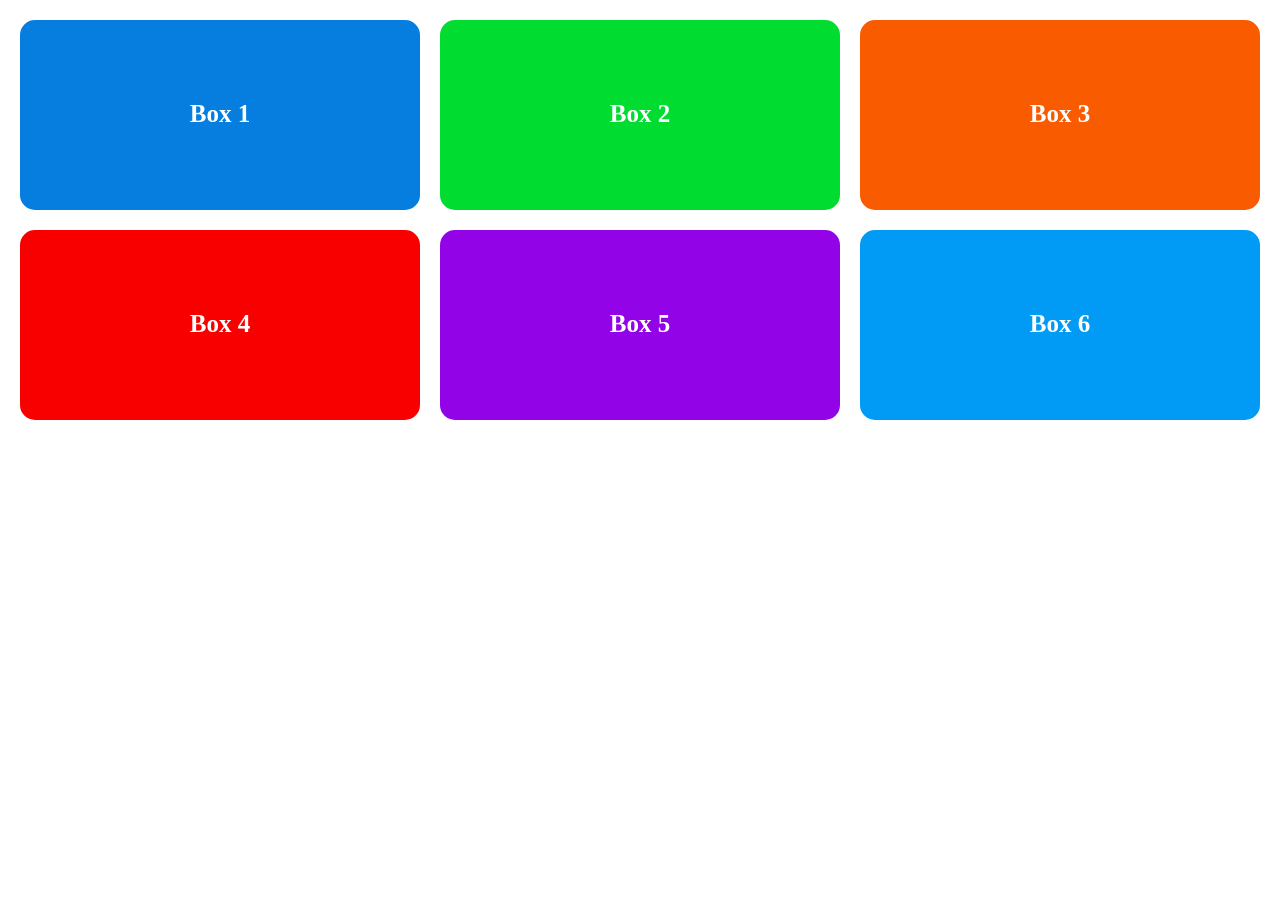
<file: 6-Box-Grid/index.html>
<!DOCTYPE html>
<html lang="en">

<head>
  <meta charset="UTF-8">
  <meta name="viewport" content="width=device-width, initial-scale=1.0">
  <title>Grid Box</title>
  <link rel="stylesheet" href="style.css">
</head>

<body>
  <div class="container">
    <div class="box1">Box 1</div>
    <div class="box2">Box 2</div>
    <div class="box3">Box 3</div>
    <div class="box4">Box 4</div>
    <div class="box5">Box 5</div>
    <div class="box6">Box 6</div>
  </div>
</body>

</html>
</file>
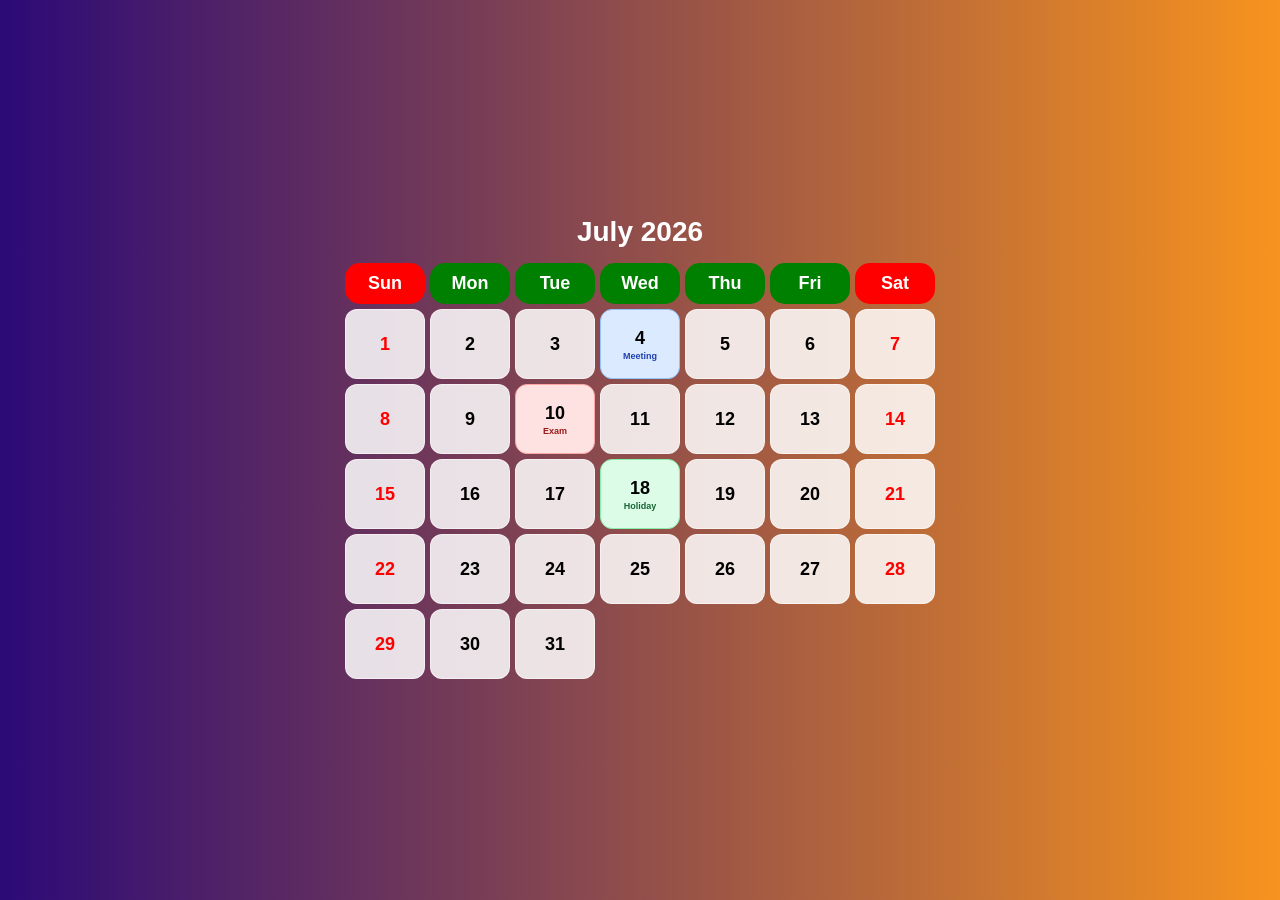
<file: Event-Calender/index.html>
<!DOCTYPE html>
<html lang="en">
<head>
  <meta charset="UTF-8">
  <meta name="viewport" content="width=device-width, initial-scale=1.0">
  <title>Event Calendar</title>
  <link rel="stylesheet" href="style.css">
</head>
<body>

  <h2 class="month-year">July 2026</h2>

  <div class="calendar">
    <div class="day off">Sun</div>
    <div class="day on">Mon</div>
    <div class="day on">Tue</div>
    <div class="day on">Wed</div>
    <div class="day on">Thu</div>
    <div class="day on">Fri</div>
    <div class="day off">Sat</div>
  </div>

  <div class="calendar">
    <div class="date-cell sunday">1</div>
    <div class="date-cell">2</div>
    <div class="date-cell">3</div>
    <div class="date-cell event-meeting">
      4
      <span class="event-label">Meeting</span>
    </div>
    <div class="date-cell">5</div>
    <div class="date-cell">6</div>
    <div class="date-cell sunday">7</div>

    <div class="date-cell sunday">8</div>
    <div class="date-cell">9</div>
    <div class="date-cell event-exam">
      10
      <span class="event-label">Exam</span>
    </div>
    <div class="date-cell">11</div>
    <div class="date-cell">12</div>
    <div class="date-cell">13</div>
    <div class="date-cell sunday">14</div>

    <div class="date-cell sunday">15</div>
    <div class="date-cell">16</div>
    <div class="date-cell">17</div>
    <div class="date-cell event-holiday">
      18
      <span class="event-label">Holiday</span>
    </div>
    <div class="date-cell">19</div>
    <div class="date-cell">20</div>
    <div class="date-cell sunday">21</div>

    <div class="date-cell sunday">22</div>
    <div class="date-cell">23</div>
    <div class="date-cell">24</div>
    <div class="date-cell">25</div>
    <div class="date-cell">26</div>
    <div class="date-cell">27</div>
    <div class="date-cell sunday">28</div>

    <div class="date-cell sunday">29</div>
    <div class="date-cell">30</div>
    <div class="date-cell">31</div>
  </div>

</body>
</html>
</file>
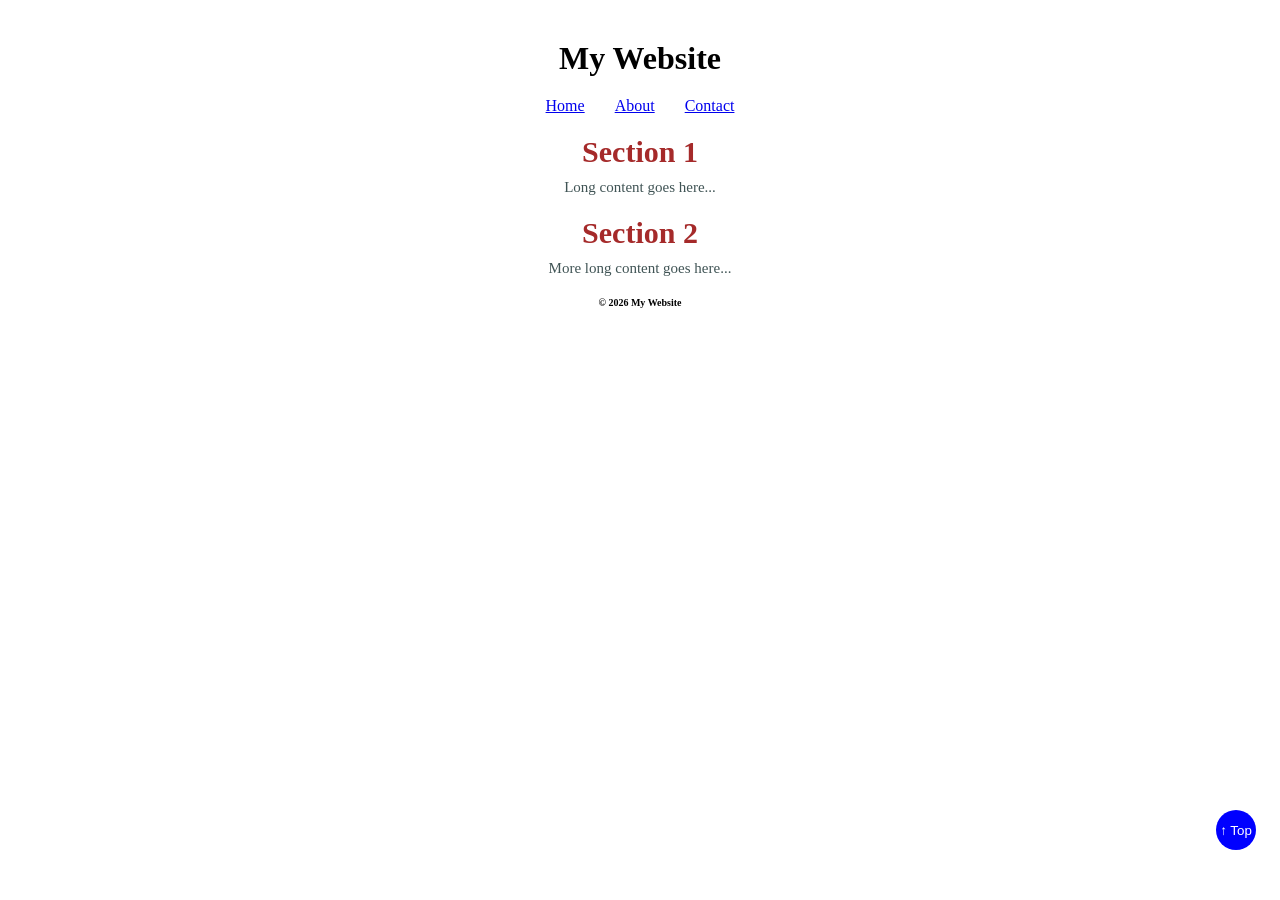
<file: fixed-button/index.html>
<!DOCTYPE html>
<html lang="en">

<head>
  <meta charset="UTF-8">
  <meta name="viewport" content="width=device-width, initial-scale=1.0">
  <title>fixed button</title>
  <link rel="stylesheet" href="style.css">
</head>

<body>
  <header>
    <h1>My Website</h1>
  </header>

  <nav>
    <a href="#">Home</a>
    <a href="#">About</a>
    <a href="#">Contact</a>
  </nav>

  <main>
    <section>
      <h2>Section 1</h2>
      <p>Long content goes here...</p>
    </section>

    <section>
      <h2>Section 2</h2>
      <p>More long content goes here...</p>
    </section>
  </main>

  <button class="top-btn">↑ Top</button>

  <footer>
    <p>&copy; 2026 My Website</p>
  </footer>
</body>

</html>
</file>
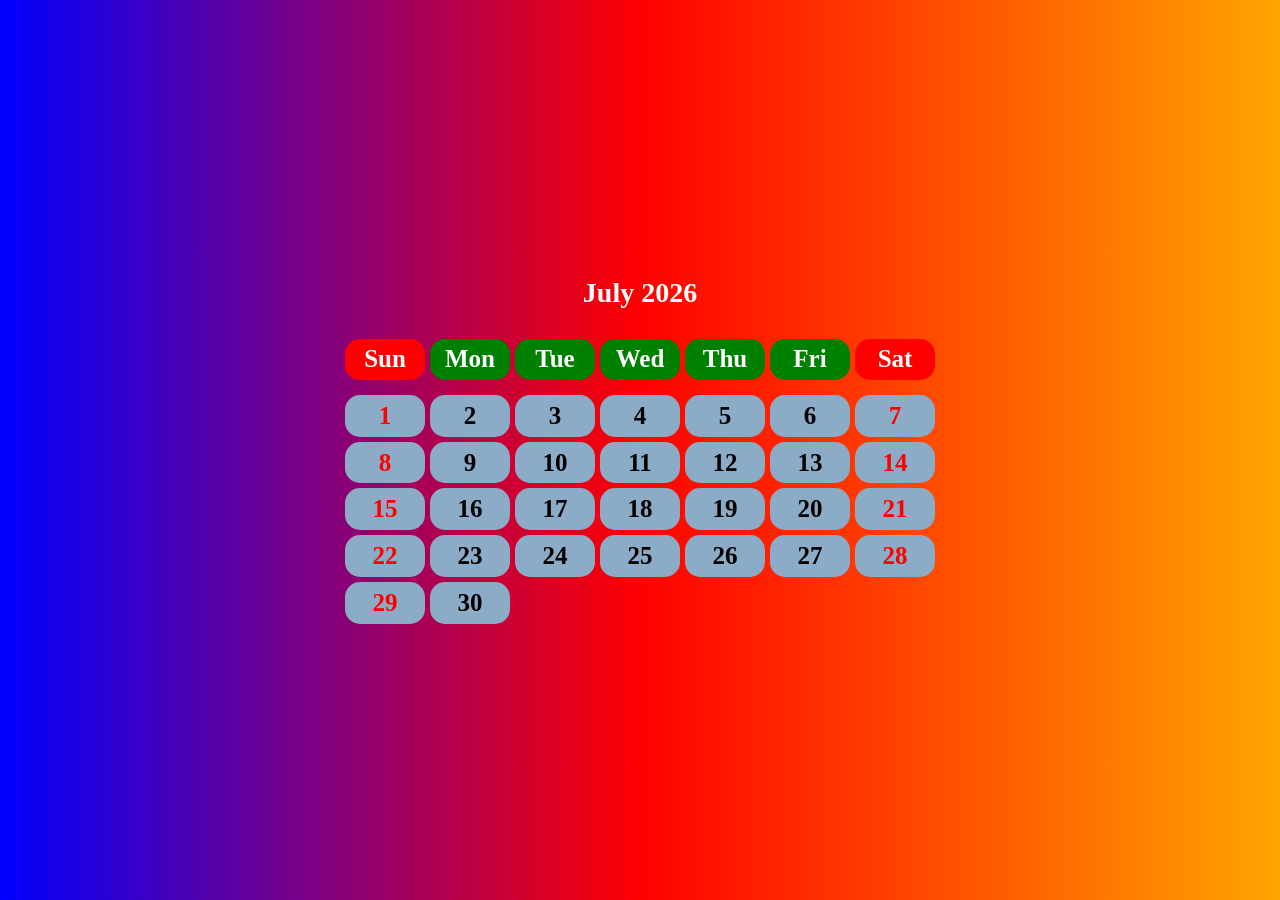
<file: Mini-Calendar/index.html>
<!DOCTYPE html>
<html lang="en">

<head>
  <meta charset="UTF-8">
  <meta name="viewport" content="width=device-width, initial-scale=1.0">
  <title>Mini Calender</title>
  <style>
    * {
      margin: 0;
      padding: 0;
      box-sizing: border-box;
    }

    body {
      display: flex;
      justify-content: center;
      align-items: center;
      min-height: 100vh;
      background: linear-gradient(to right, blue, red, orange);
    }

    .calendar-wrapper {
      text-align: center;
    }

    .calendar {
      display: grid;
      grid-template-columns: repeat(7, 80px);
      gap: 5px;
      text-align: center;
      height: 300px;
      justify-content: center
    }

    .month-year {
      color: white;
      font-size: 28px;
      margin-bottom: 15px;
    }

    .box {
      background-color: rgb(140, 171, 199);
      border-radius: 15px;
      display: flex;
      justify-content: center;
      align-items: center;
      font-weight: bold;
      font-size: 25px;
    }

    .boxx {
      color: red;
    }

    .day {
      font-size: 25px;
      margin-top: 15px;
      font-weight: 700;
      display: flex;
      justify-content: center;
      align-items: center;
      margin-bottom: 10px;
    }

    .off {
      background-color: red;
      color: rgb(255, 255, 255);
      border-radius: 15px;
    }

    .on {
      background-color: green;
      color: white;
      border-radius: 15px;
    }
  </style>
</head>

<body>
  <div class="calendar-wrapper">
    <h2 class="month-year">July 2026</h2>
    <div class="calendar">
      <div class="day off">Sun</div>
      <div class="day on">Mon</div>
      <div class="day on">Tue</div>
      <div class="day on">Wed</div>
      <div class="day on">Thu</div>
      <div class="day on">Fri</div>
      <div class="day off">Sat</div>
      <div class=" box boxx">1</div>
      <div class=" box box2">2</div>
      <div class=" box box3">3</div>
      <div class=" box box4">4</div>
      <div class=" box box5">5</div>
      <div class=" box box6">6</div>
      <div class=" box boxx">7</div>
      <div class=" box boxx">8</div>
      <div class=" box box9">9</div>
      <div class=" box box10">10</div>
      <div class=" box box11">11</div>
      <div class=" box box12">12</div>
      <div class=" box box13">13</div>
      <div class=" box boxx">14</div>
      <div class=" box boxx">15</div>
      <div class=" box box16">16</div>
      <div class=" box box17">17</div>
      <div class=" box box18">18</div>
      <div class=" box box19">19</div>
      <div class=" box box20">20</div>
      <div class=" box boxx">21</div>
      <div class=" box boxx">22</div>
      <div class=" box box23">23</div>
      <div class=" box box24">24</div>
      <div class=" box box25">25</div>
      <div class=" box box26">26</div>
      <div class=" box box27">27</div>
      <div class=" box boxx">28</div>
      <div class=" box boxx">29</div>
      <div class=" box box30">30</div>

    </div>
  </div>

</body>
</html>
</file>
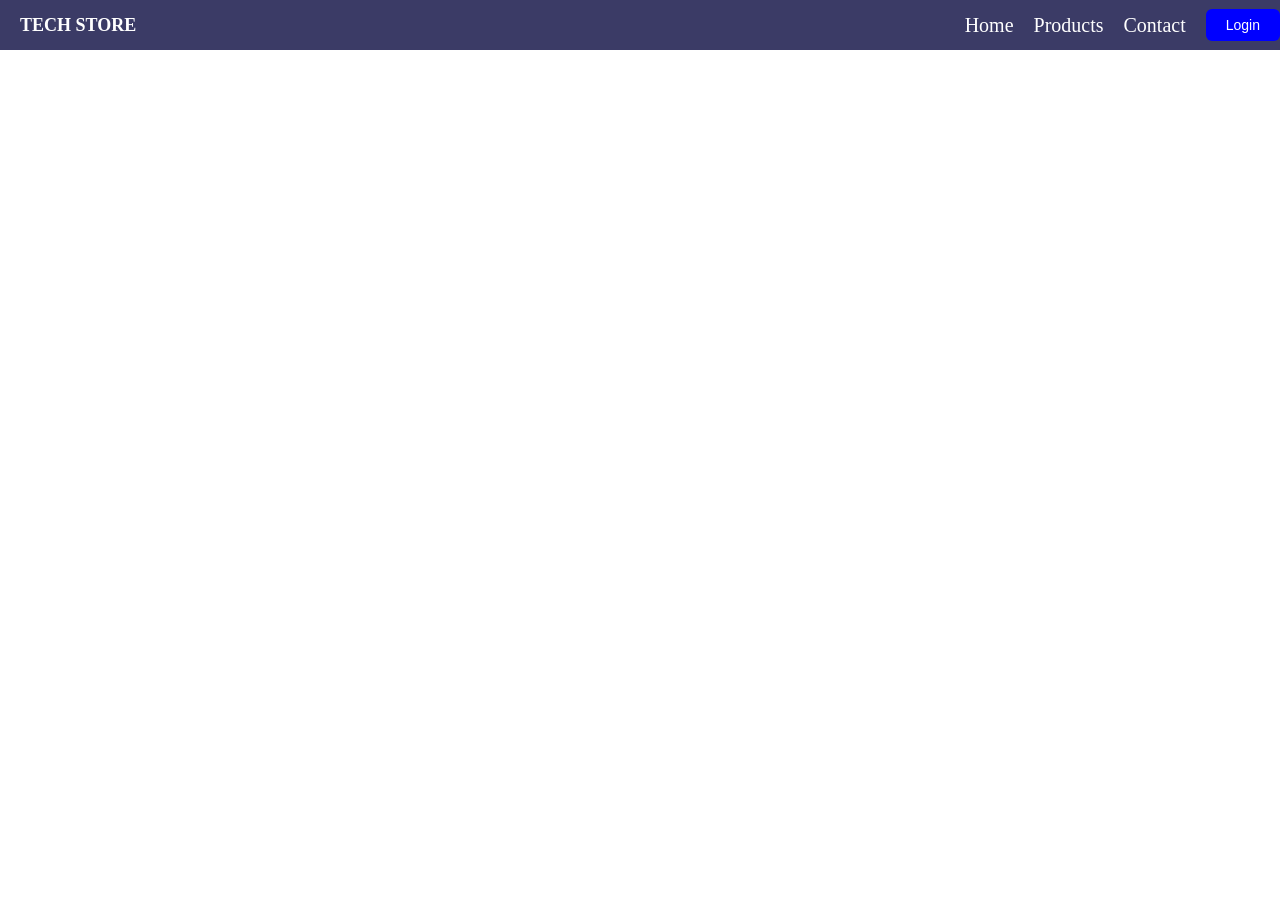
<file: navigation+button/index.html>
<!DOCTYPE html>
<html lang="en">

<head>
  <meta charset="UTF-8">
  <meta name="viewport" content="width=device-width, initial-scale=1.0">
  <title> Navigation + Button</title>
  <style>
    * {
      margin: 0;
      padding: 0;
      box-sizing: border-box;
    }

    .container {
      display: flex;
      justify-content: space-between;
      background-color: rgb(59, 59, 102);
      gap: 20px;
      align-items: center;
      height: 50px;
    }

    .main-head {
      color: white;
      margin-left: 20px;
      font-size: large;
      font-weight: bold;
    }

    .container>div {
      display: flex;
      align-items: center;
      gap: 20px;
    }

    .list {
      list-style: none;
      display: flex;
      gap: 20px;
    }

    .main-nav a {
      color: white;
      text-decoration: none;
      font-size: 20px;
    }

    .main-nav a:hover {
      color: brown;
    }

    .btn {
      background-color: blue;
      color: white;
      border: none;
      border-radius: 6px;
      padding: 8px 20px;
      cursor: pointer;
      font-size: 14px;
    }
  </style>
</head>

<body>
  <div class="container">
    <h1 class="main-head">TECH STORE</h1>
    <div>
      <ul class="list">
        <li class="main-nav"><a href="#">Home</a></li>
        <li class="main-nav"><a href="#">Products</a></li>
        <li class="main-nav"><a href="#">Contact</a></li>
      </ul>
      <button type="button" class="btn">Login</button>
    </div>
  </div>

</body>

</html>
</file>
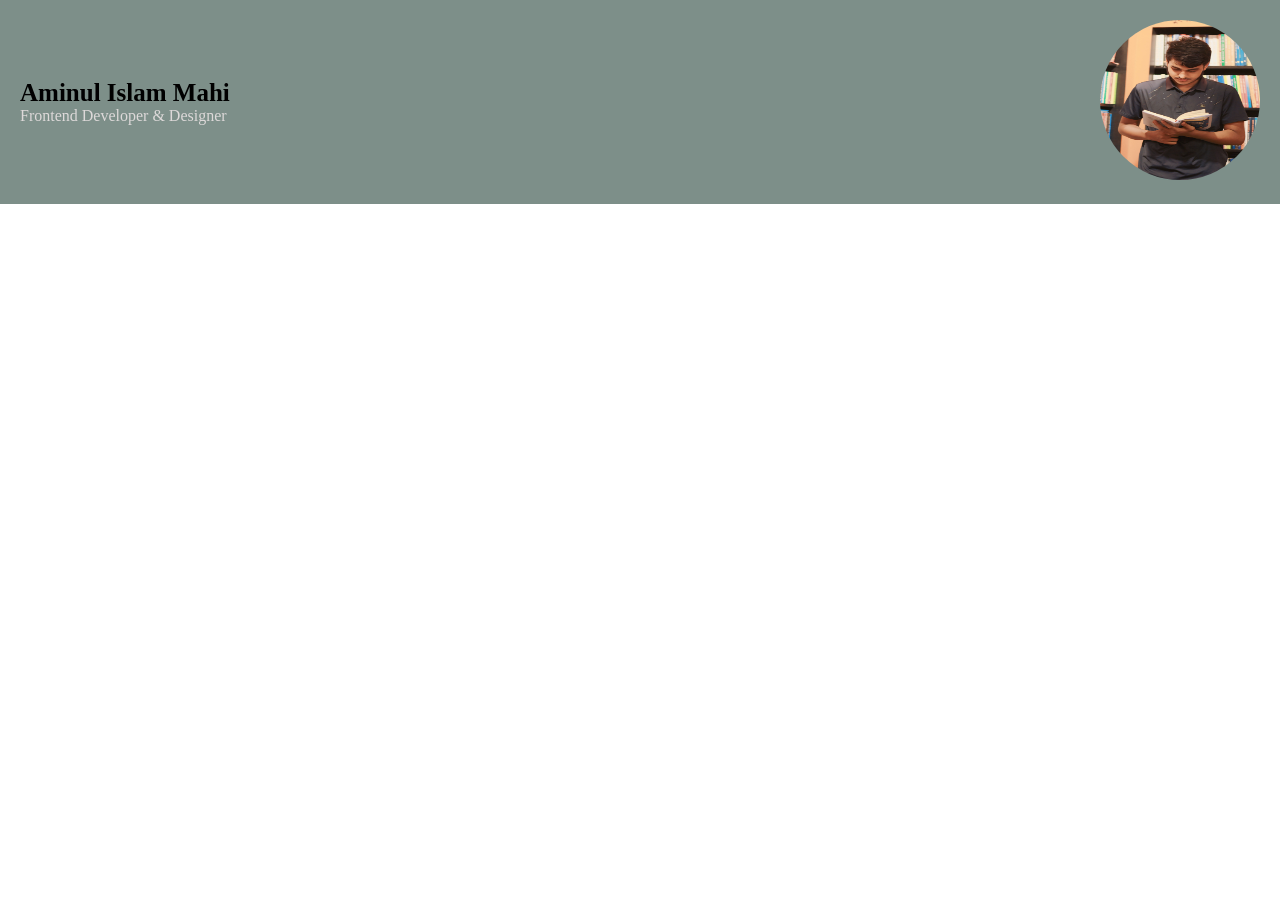
<file: Portfolio-Header/index.html>
<!DOCTYPE html>
<html lang="en">

<head>
  <meta charset="UTF-8">
  <meta name="viewport" content="width=device-width, initial-scale=1.0">
  <title>Portfolio Header</title>
  <link rel="stylesheet" href="style.css">
</head>

<body>
  <div id="header">
    <div class="Details">
      <h2>Aminul Islam Mahi</h2>
      <p>Frontend Developer & Designer</p>
    </div>
    <div class="image">
      <img src="me.jpg" alt="My Image">
    </div>
  </div>
</body>

</html>
</file>
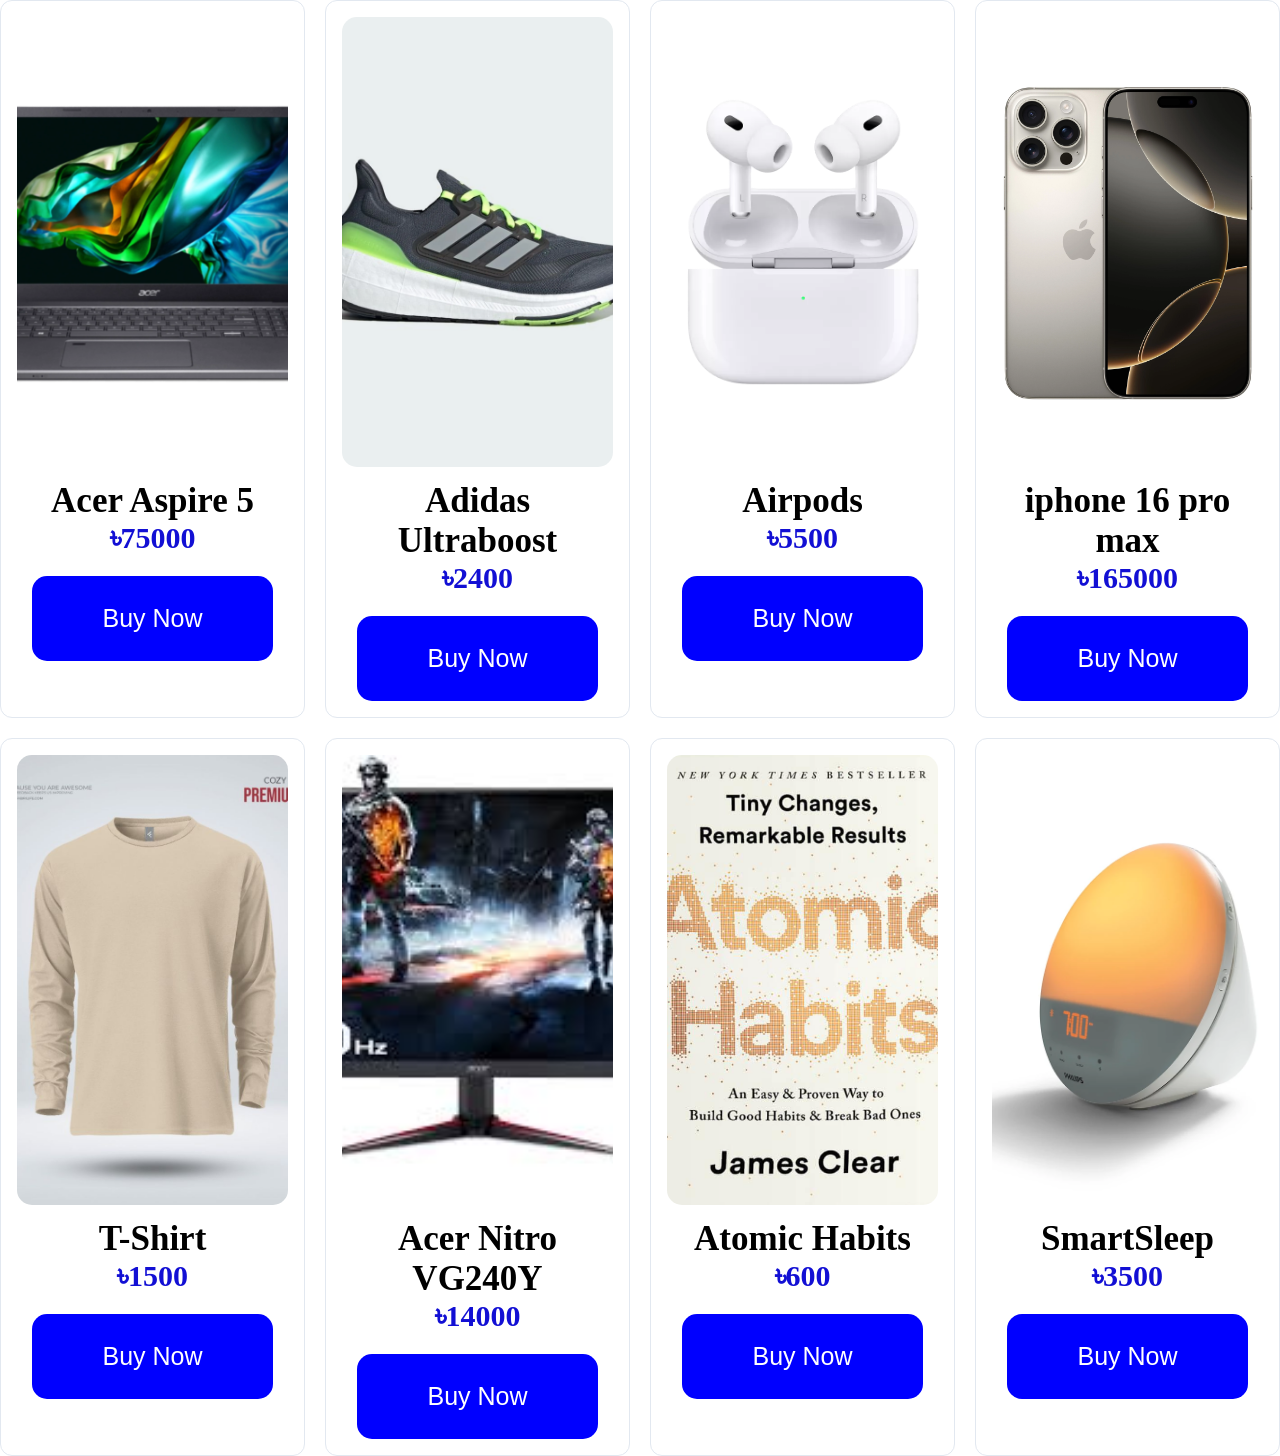
<file: Product-Grid/index.html>
<!DOCTYPE html>
<html lang="en">

<head>
  <meta charset="UTF-8">
  <meta name="viewport" content="width=device-width, initial-scale=1.0">
  <title>Product Grid</title>
  <link rel="stylesheet" href="style.css">
</head>

<body>
  <div class="container">
    <div class="card">
      <img src="image/Acer Aspire 5.webp" alt="Laptop">
      <h3>Acer Aspire 5</h3>
      <p class="price">৳75000</p>
      <button class="buy-btn">Buy Now</button>
    </div>
    <div class="card">
      <img src="image/Adidas Ultraboost 23.webp" alt="Shoes">
      <h3>Adidas Ultraboost</h3>
      <p class="price">৳2400</p>
      <button class="buy-btn">Buy Now</button>
    </div>
    <div class="card">
      <img src="image/Apple AirPods Pro (2nd Generation).webp" alt="Airpods">
      <h3>Airpods</h3>
      <p class="price">৳5500</p>
      <button class="buy-btn">Buy Now</button>
    </div>
    <div class="card">
      <img src="image/iPhone 16 Pro Max.png" alt="Phone">
      <h3>iphone 16 pro max</h3>
      <p class="price">৳165000</p>
      <button class="buy-btn">Buy Now</button>
    </div>
    <div class="card">
      <img src="image/Long Sleeve Basic T-Shirt.jpg" alt="T-Shirt">
      <h3>T-Shirt</h3>
      <p class="price">৳1500</p>
      <button class="buy-btn">Buy Now</button>
    </div>
    <div class="card">
      <img src="image/Acer Nitro VG240Y.jfif" alt="Monitor">
      <h3>Acer Nitro VG240Y</h3>
      <p class="price">৳14000</p>
      <button class="buy-btn">Buy Now</button>
    </div>
    <div class="card">
      <img src="image/Atomic Habits.png" alt="Book">
      <h3>Atomic Habits</h3>
      <p class="price">৳600</p>
      <button class="buy-btn">Buy Now</button>
    </div>
    <div class="card">
      <img src="image/Philips SmartSleep Sleep & Wake-Up Light.webp" alt="SmartSleep">
      <h3>SmartSleep</h3>
      <p class="price">৳3500</p>
      <button class="buy-btn">Buy Now</button>
    </div>
  </div>
</body>

</html>
</file>
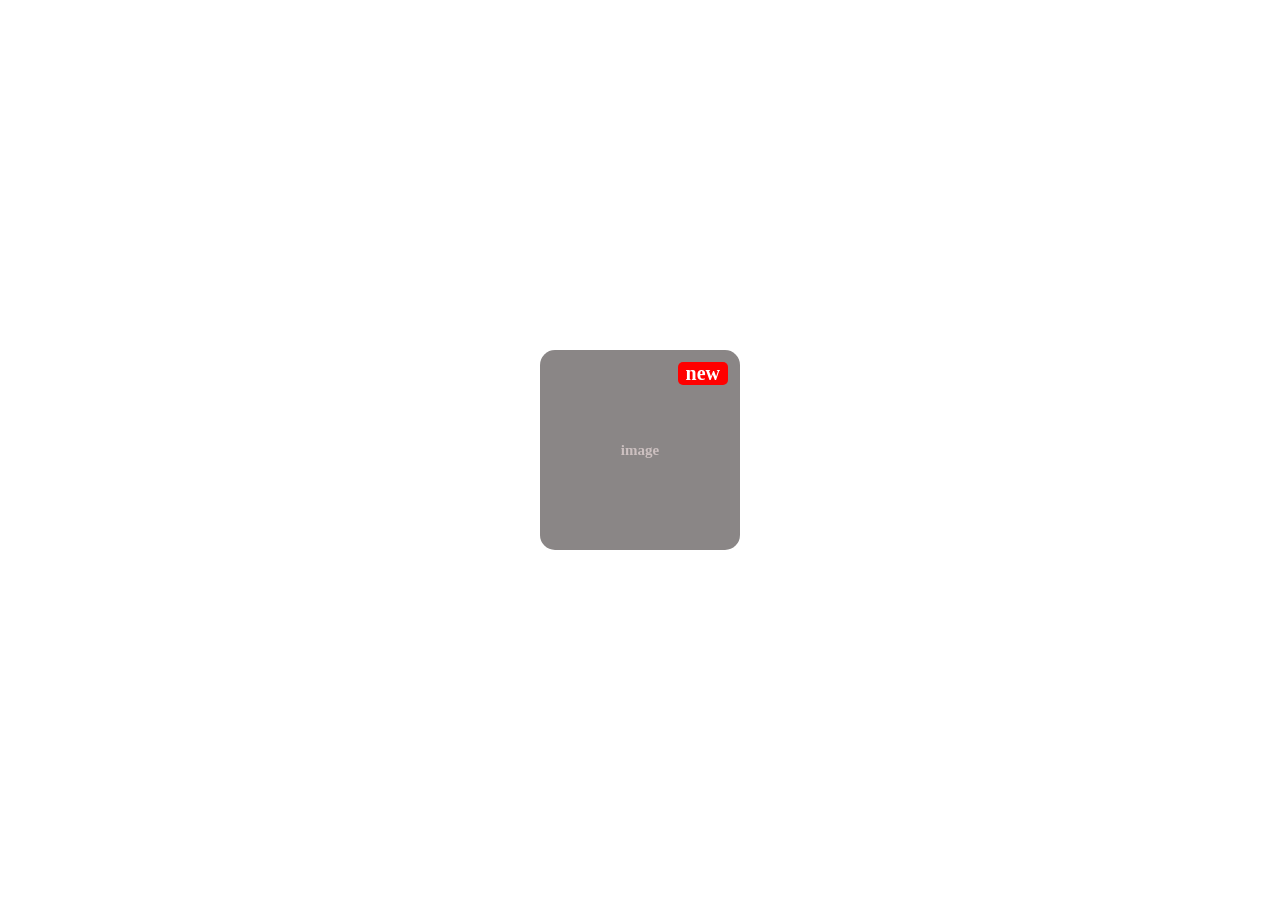
<file: relative-absolute/index.html>
<!DOCTYPE html>
<html lang="en">
<head>
  <meta charset="UTF-8">
  <meta name="viewport" content="width=device-width, initial-scale=1.0">
  <title>relative-absolute</title>
  <link rel="stylesheet" href="style.css">
</head>
<body>
  <div class="card">
    <p>image</p>
    <span class="badge">new</span>
  </div>
</body>
</html>
</file>
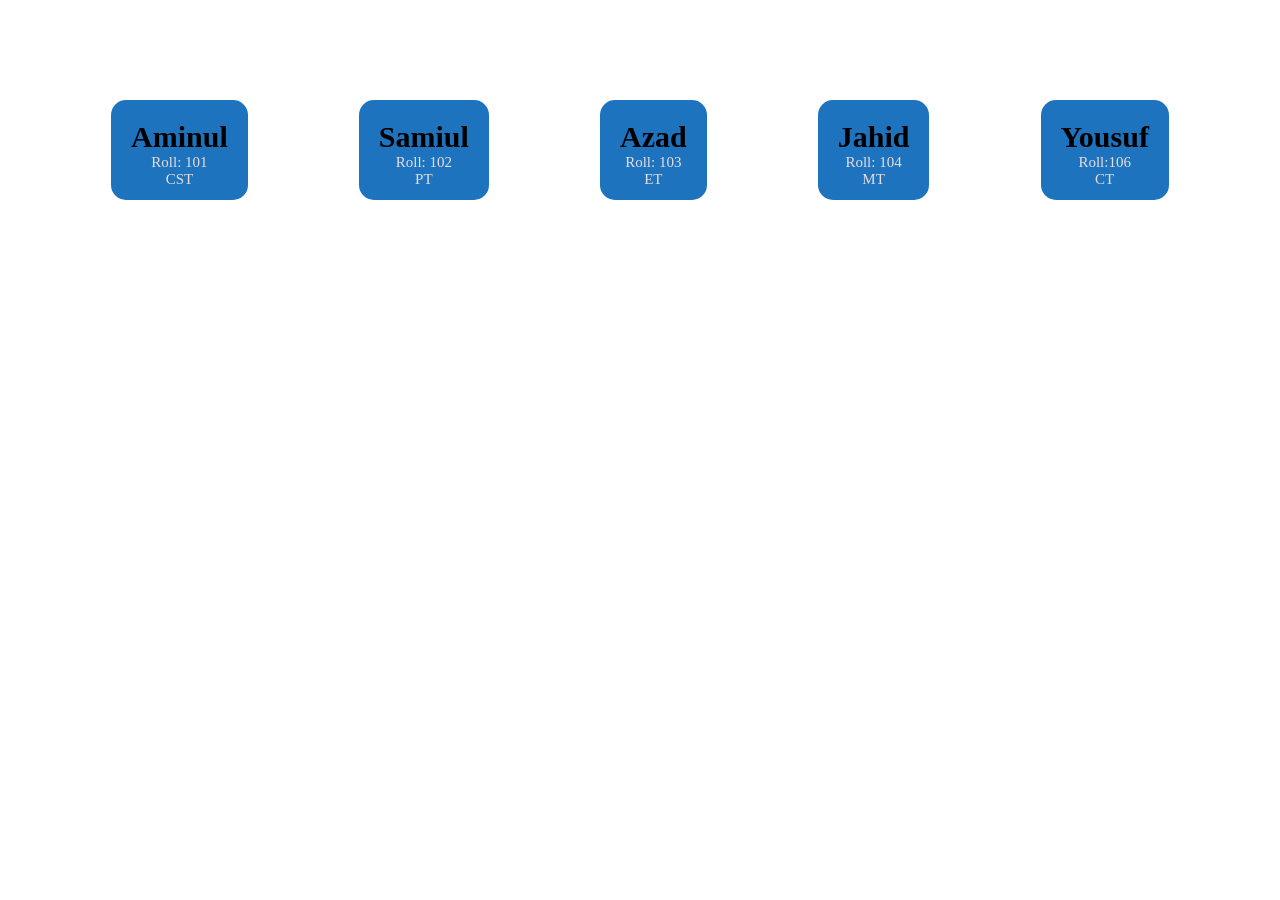
<file: simple-card-row/index.html>
<!DOCTYPE html>
<html lang="en">
<head>
  <meta charset="UTF-8">
  <meta name="viewport" content="width=device-width, initial-scale=1.0">
  <title>Student card</title>
  <link rel="stylesheet" href="style.css">
</head>
<body>
  <div class="container">
    <section class="card">
    <h2 class="name">Aminul</h2>
    <p class="roll"> Roll: 101</p>
    <p class="roll">CST</p>
    
  </section>
  <section class="card">
    <h2 class="name">Samiul</h2>
    <p class="roll">Roll: 102</p>
    <p class="roll">PT</p>
    
  </section>
  <section class="card">
    <h2 class="name">Azad</h2>
    <p class="roll">Roll: 103</p>
    <p class="roll">ET</p>
    
  </section>
  <section class="card">
    <h2 class="name">Jahid</h2>
    <p class="roll">Roll: 104</p>
   <p class="roll">MT</p>
    
  </section>
  <section class="card">
    <h2 class="name">Yousuf</h2>
    <p class="roll">Roll:106</p>
    <p class="roll">CT</p>
    
  </section>
  </div>
</body>
</html>
</file>
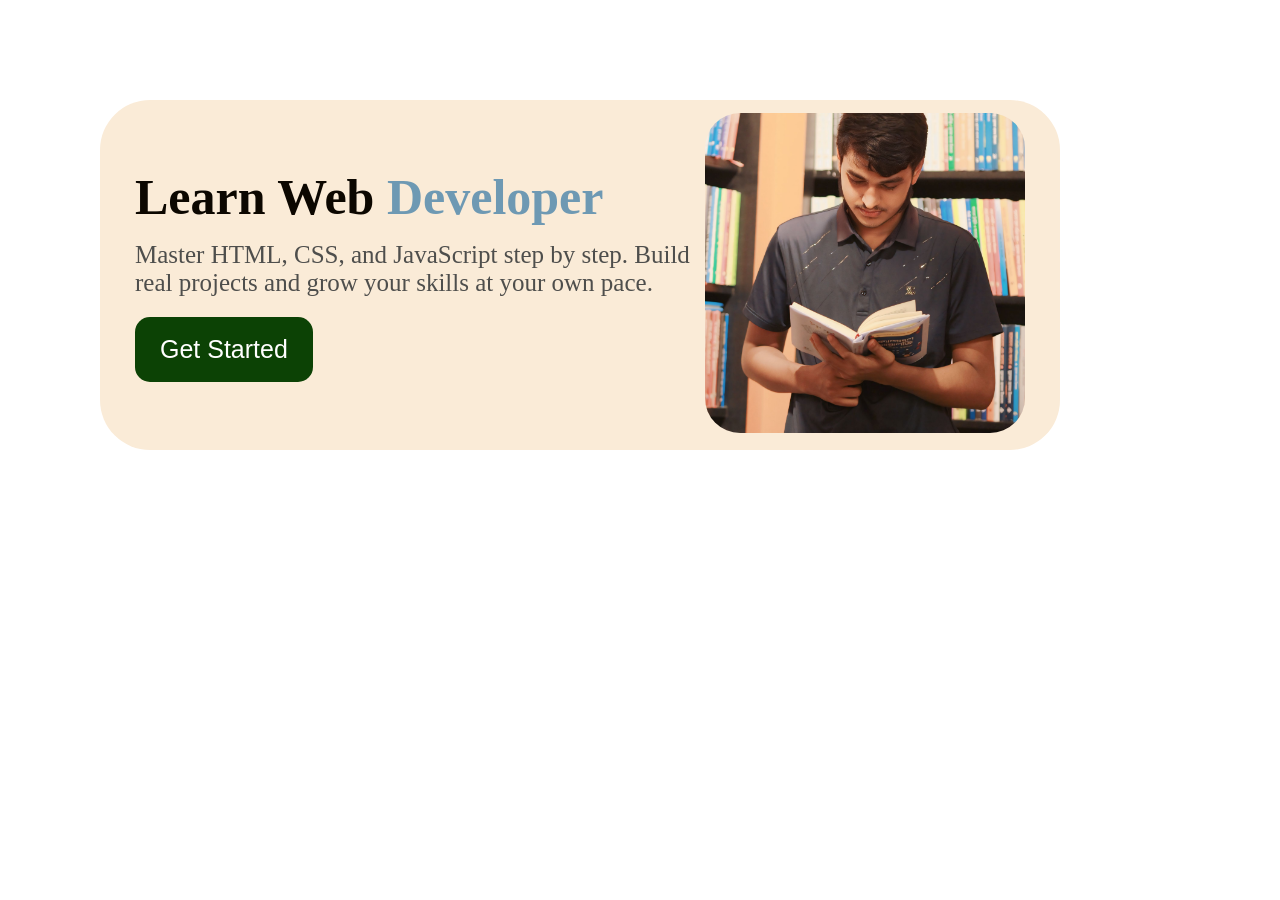
<file: simple-hero-section/index.html>
<!DOCTYPE html>
<html lang="en">

<head>
  <meta charset="UTF-8">
  <meta name="viewport" content="width=device-width, initial-scale=1.0">
  <title>Hero Section</title>
  <link rel="stylesheet" href="style.css">
</head>

<body>
  <div class="container">
    <div class="details">
      <h1 class="header">
        Learn Web <span>Developer</span>
      </h1>
      <p class="paragraph">Master HTML, CSS, and JavaScript step by step. Build real projects and grow your skills at
        your own pace.</p>
      <button class="btn">Get Started</button>
    </div>
    <div class="image">
      <img src="me.jpg" alt="Myphoto">
    </div>
  </div>

</body>
</html>
</file>
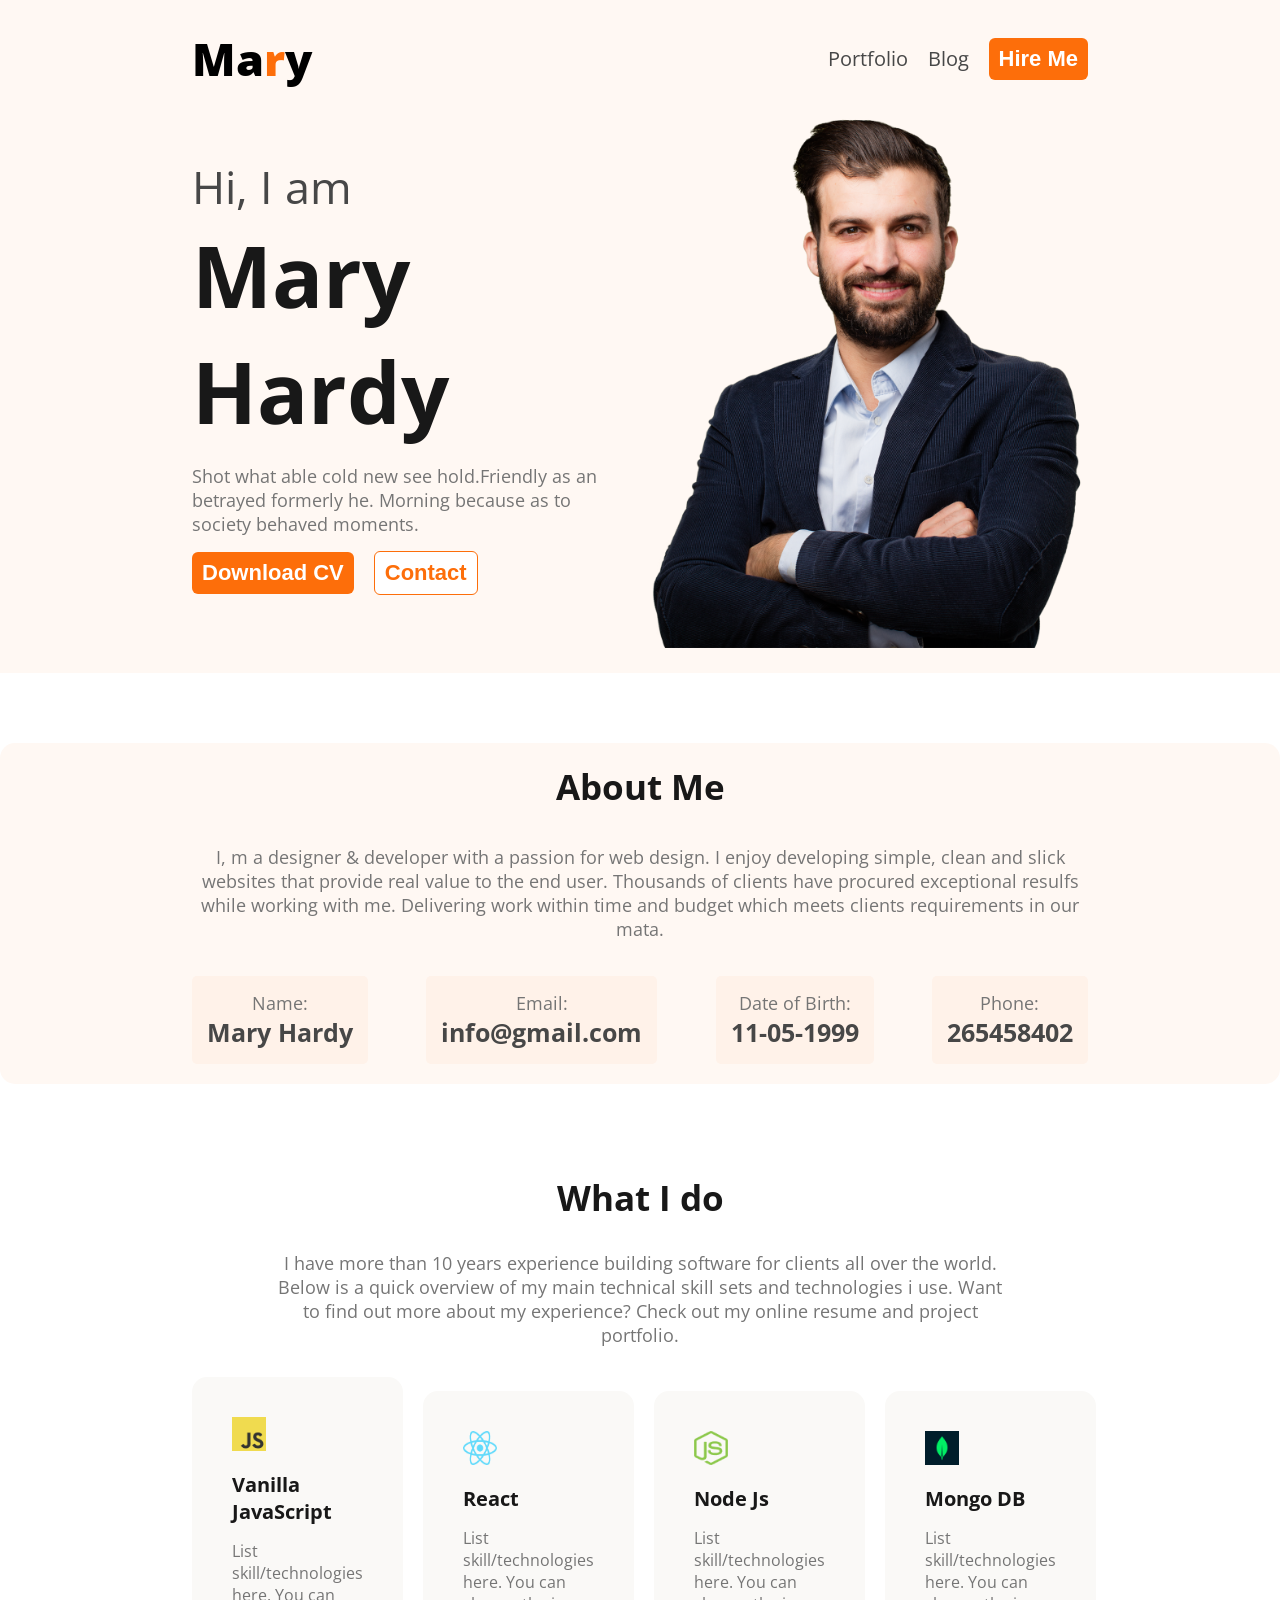
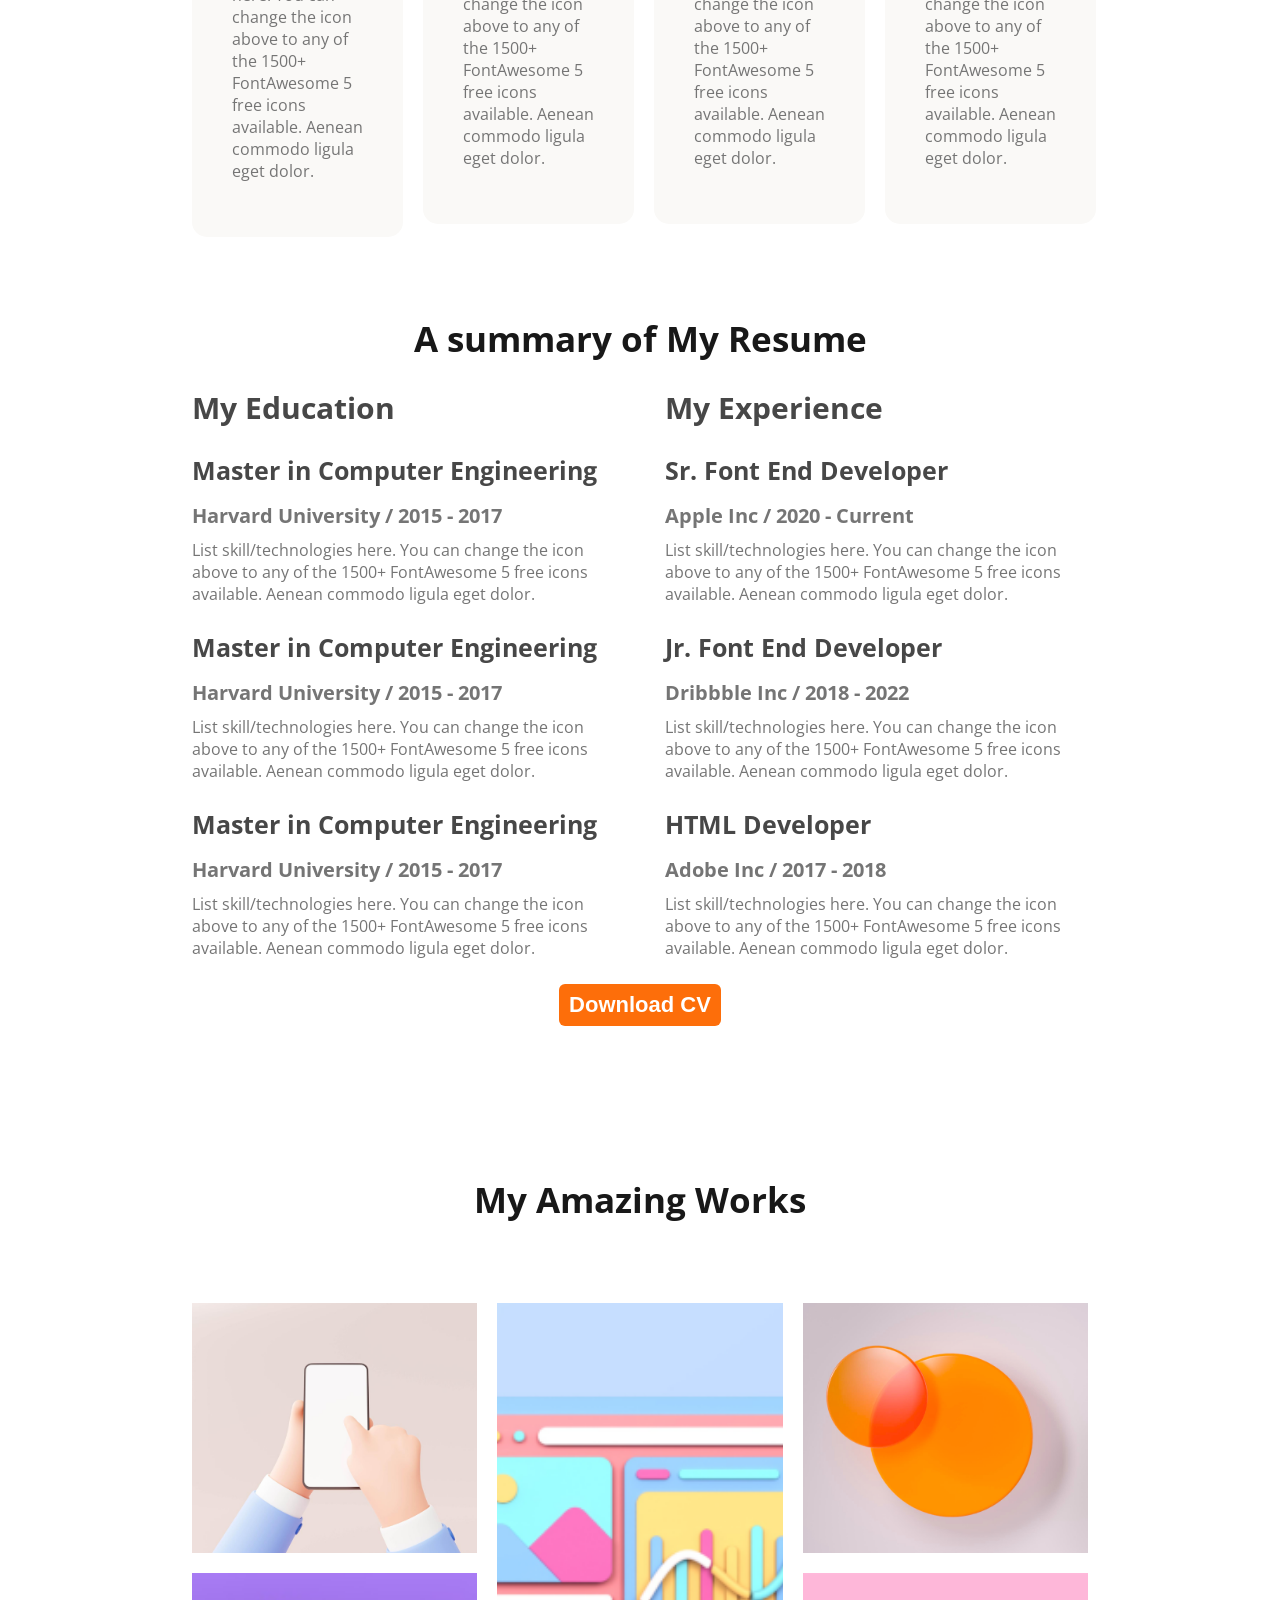
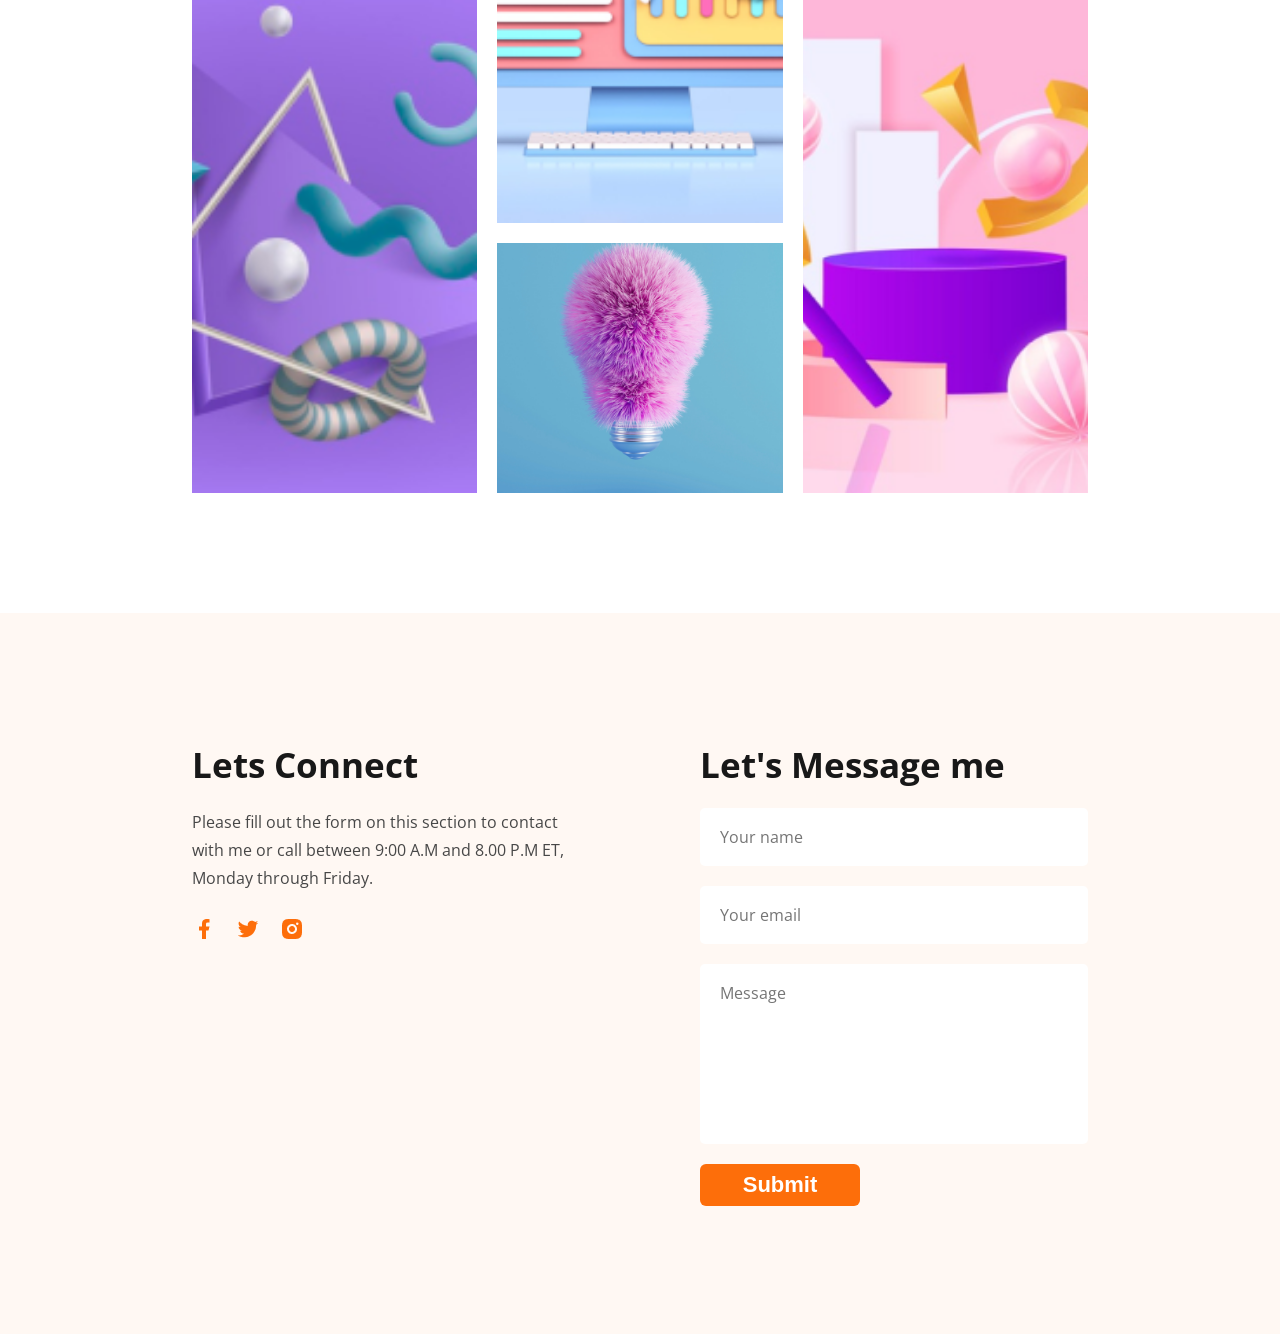
<file: Sticky-Navigation/index.html>
<!DOCTYPE html>
<html lang="en">

<head>
  <meta charset="UTF-8">
  <meta name="viewport" content="width=device-width, initial-scale=1.0">
  <title>Portfolio</title>
  <link rel="stylesheet" href="style.css">

  <link rel="preconnect" href="https://fonts.googleapis.com">
  <link rel="preconnect" href="https://fonts.gstatic.com" crossorigin>
  <link href="https://fonts.googleapis.com/css2?family=Open+Sans:ital,wght@0,300..800;1,300..800&display=swap"
    rel="stylesheet">

</head>

<body>

  <div class="hero-parent-root">
    <div class="header-root">
      <header class="container">
        <nav class="main-nav">
          <h2 class="logo">Ma<span class="logo-in">r</span>y</h2>
          <ul>
            <li><a href="#">Portfolio</a></li>
            <li><a href="#">Blog</a></li>
            <button type="button" class="common-btn">Hire Me</button>
          </ul>
        </nav>
      </header>
    </div>


    <section>
      <div class="hero-parent container">
        <div class="hero-left">
          <p class="hero-left-p-1">Hi, I am</p>
          <h2>Mary Hardy</h2>
          <p class="hero-left-p-2">Shot what able cold new see hold.Friendly as an betrayed formerly he. Morning because
            as to society behaved moments.</p>
          <div class="hero-btn">
            <button type="button" class="common-btn">Download CV</button>
            <button type="button" class="contact-btn">Contact</button>
          </div>
        </div>
        <div>
          <img style="height: 550px;" src="images/hardy.png" alt="Photo">
        </div>
      </div>
    </section>
  </div>
  <section  class="container about-parent">
    <h2 class="about-parent-header">About Me</h2>
    <p class="about-deatils">I, m a designer & developer with a passion for web design. I enjoy developing simple, clean
      and slick websites that provide real value to the end user. Thousands of clients have procured exceptional resulfs
      while working with me. Delivering work within time and budget which meets clients requirements in our mata.</p>
    <div class="about-box-parent">
      <div class="box">
        <p>Name:</p>
        <h2>Mary Hardy</h2>
      </div>
      <div class="box">
        <p>Email:</p>
        <h2>info@gmail.com</h2>
      </div>
      <div class="box">
        <p>Date of Birth:</p>
        <h2>11-05-1999</h2>
      </div>
      <div class="box">
        <p>Phone:</p>
        <h2>265458402</h2>
      </div>
    </div>
  </section>
  <section class="what-i-do-parent  container">
    <h2>What I do</h2>
    <p>I have more than 10 years experience building software for clients all over the world. Below is a quick overview
      of my main technical skill sets and technologies i use. Want to find out more about my experience? Check out my
      online resume and project portfolio.</p>
    <div class="what-i-do-card-container">
      <div class="what-i-do-card">
        <img src="images/icons/js.png" alt="vanilla.js">
        <h2>Vanilla JavaScript</h2>
        <p>List skill/technologies here. You can change the icon above to any of the 1500+ FontAwesome 5 free icons
          available. Aenean commodo ligula eget dolor.</p>
      </div>
      <div class="what-i-do-card">
        <img src="images/icons/react.png" alt="React">
        <h2>React</h2>
        <p>List skill/technologies here. You can change the icon above to any of the 1500+ FontAwesome 5 free icons
          available. Aenean commodo ligula eget dolor.</p>
      </div>
      <div class="what-i-do-card">
        <img src="images/icons/nodejs.png" alt="vanilla.js">
        <h2>Node Js</h2>
        <p>List skill/technologies here. You can change the icon above to any of the 1500+ FontAwesome 5 free icons
          available. Aenean commodo ligula eget dolor.</p>
      </div>
      <div class="what-i-do-card">
        <img src="images/icons/mongo.png" alt="vanilla.js">
        <h2>Mongo DB</h2>
        <p>List skill/technologies here. You can change the icon above to any of the 1500+ FontAwesome 5 free icons
          available. Aenean commodo ligula eget dolor.</p>
      </div>
    </div>
  </section>
  <section class="resume-parent  container ">
    <h2 class="resume-header">
      A summary of My Resume
    </h2>
    <div class="resume-container">
      <div class="resume-column">
        <h2 class="column-title">
          My Education
        </h2>
        <article class="resume-item">
          <h2 class="resume-title">Master in Computer Engineering</h2>
          <p class="item-subtitle">Harvard University / 2015 - 2017</p>
          <p class="item-desc">List skill/technologies here. You can change the icon above
            to any of the 1500+ FontAwesome 5 free icons available. Aenean commodo ligula eget dolor.</p>
        </article>
        <article class="resume-item">
          <h2 class="resume-title">Master in Computer Engineering</h2>
          <p class="item-subtitle">Harvard University / 2015 - 2017</p>
          <p class="item-desc">List skill/technologies here. You can change the icon above
            to any of the 1500+ FontAwesome 5 free icons available. Aenean commodo ligula eget dolor.</p>
        </article>
        <article class="resume-item">
          <h2 class="resume-title">Master in Computer Engineering</h2>
          <p class="item-subtitle">Harvard University / 2015 - 2017</p>
          <p class="item-desc">List skill/technologies here. You can change the icon above
            to any of the 1500+ FontAwesome 5 free icons available. Aenean commodo ligula eget dolor.</p>
        </article>
      </div>

      <div class="resume-column">
        <h2 class="column-title">
          My Experience
        </h2>
        <article class="resume-item">
          <h2 class="resume-title">Sr. Font End Developer</h2>
          <p class="item-subtitle">Apple Inc / 2020 - Current</p>
          <p class="item-desc">List skill/technologies here. You can change the icon above
            to any of the 1500+ FontAwesome 5 free icons available. Aenean commodo ligula eget dolor.</p>
        </article>
        <article class="resume-item">
          <h2 class="resume-title">Jr. Font End Developer</h2>
          <p class="item-subtitle">Dribbble Inc / 2018 - 2022</p>
          <p class="item-desc">List skill/technologies here. You can change the icon above
            to any of the 1500+ FontAwesome 5 free icons available. Aenean commodo ligula eget dolor.</p>
        </article>
        <article class="resume-item">
          <h2 class="resume-title">HTML Developer</h2>
          <p class="item-subtitle">Adobe Inc / 2017 - 2018</p>
          <p class="item-desc">List skill/technologies here. You can change the icon above
            to any of the 1500+ FontAwesome 5 free icons available. Aenean commodo ligula eget dolor.</p>
        </article>
      </div>
    </div>
    <div class="resume-btn">
      <button type="button" class="common-btn">Download CV</button>
    </div>
  </section>

  <section class=" my-amazing-parent  container">
    <h2>
      My Amazing Works
    </h2>
    <div class="gallery">
      <div class="box1">
        <img src="images/Rectangle 8.png" alt="">
      </div>
      <div class="box2">
        <img src="images/Rectangle 9.png" alt="">
      </div>
      <div class="box3">
        <img src="images/Rectangle 10.png" alt="">
      </div>
      <div class="box4">
        <img src="images/Rectangle 11.png" alt="">
      </div>
      <div class="box5">
        <img src="images/Rectangle 12.png" alt="">
      </div>
      <div class="box6">
        <img src="images/Rectangle 13.png" alt="">
      </div>
    </div>
  </section>
  <section class="contact-section">
    <div class="container contact-container">

      <div class="contact-left">
        <h2>Lets Connect</h2>
        <p>
          Please fill out the form on this section to contact with me
          or call between 9:00 A.M and 8.00 P.M ET, Monday through Friday.
        </p>

        <div class="social-icons">
          <a href="#"><img src="images/icons/facebook.png" alt=""></a>
          <a href="#"><img src="images/icons/twitter.png" alt=""></a>
          <a href="#"><img src="images/icons/insta.png" alt=""></a>
        </div>
      </div>

      <div class="contact-right">
        <h2>Let's Message me</h2>

        <form>
          <input type="text" placeholder="Your name">
          <input type="email" placeholder="Your email">
          <textarea placeholder="Message"></textarea>

          <button type="submit" class="common-btn">
            Submit
          </button>
        </form>
      </div>

    </div>
  </section>
</body>

</html>
</file>
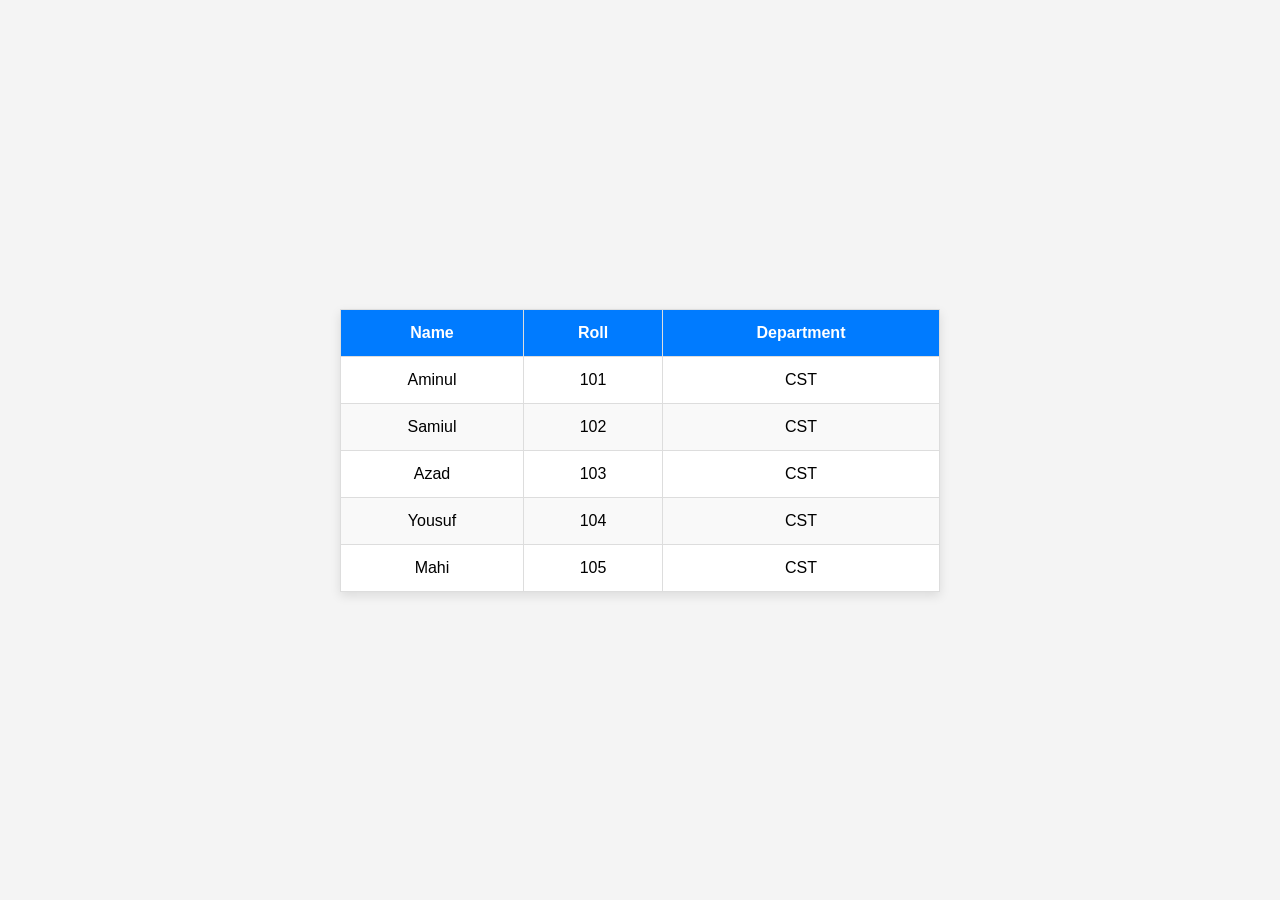
<file: Student-Table/index.html>
<!DOCTYPE html>
<html lang="en">
<head>
  <meta charset="UTF-8">
  <meta name="viewport" content="width=device-width, initial-scale=1.0">
  <title>Student Table</title>
  <link rel="stylesheet" href="style.css">
</head>
<body>
  <table>
    <thead>
      <tr>
        <th>Name</th>
        <th>Roll</th>
        <th>Department</th>
      </tr>
    </thead>
    <tbody>
      <tr>
        <td>Aminul</td>
        <td>101</td>
        <td>CST</td>
      </tr>
      <tr>
        <td>Samiul</td>
        <td>102</td>
        <td>CST</td>
      </tr>
      <tr>
        <td>Azad</td>
        <td>103</td>
        <td>CST</td>
      </tr>
      <tr>
        <td>Yousuf</td>
        <td>104</td>
        <td>CST</td>
      </tr>
      <tr>
        <td>Mahi</td>
        <td>105</td>
        <td>CST</td>
      </tr>
    </tbody>
  </table>
</body>
</html>
</file>
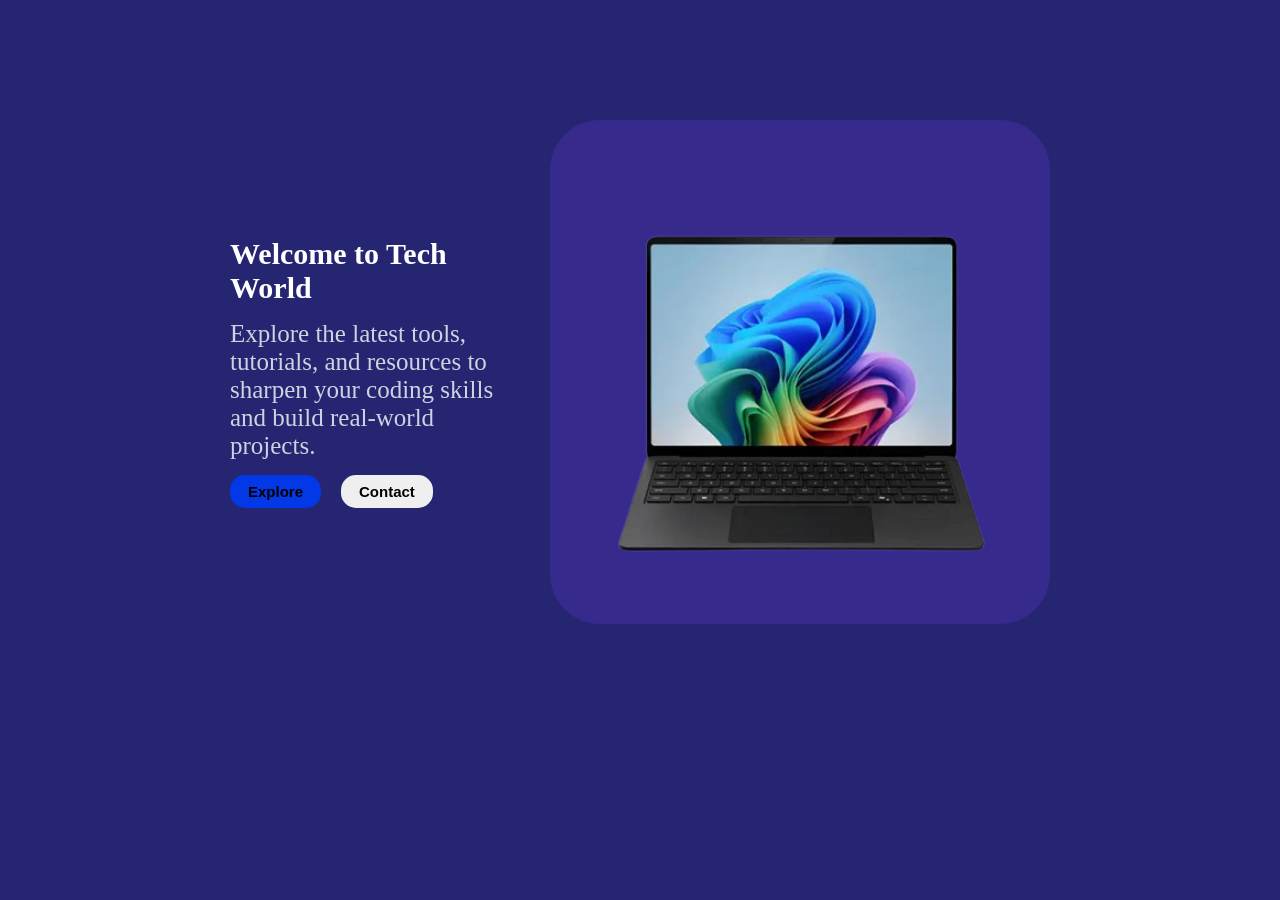
<file: tech-landing-hero-section/index.html>
<!DOCTYPE html>
<html lang="en">

<head>
  <meta charset="UTF-8">
  <meta name="viewport" content="width=device-width, initial-scale=1.0">
  <title>Tech Landing Page</title>
  <link rel="stylesheet" href="style.css">
</head>

<body>
  <div class="container">
    <div class="main">
      <h1>Welcome to Tech World</h1>
      <p>Explore the latest tools, tutorials, and resources to sharpen your coding skills and build real-world projects.
      </p>
      <div class="header-btn">
        <button type="button" class="btn" id="Explore-btn">Explore</button>
        <button type="button" class="btn">Contact</button>
      </div>
    </div>
    <div class="image">
      <img src="L.png" alt="Laptop">
    </div>
  </div>
</body>

</html>
</file>
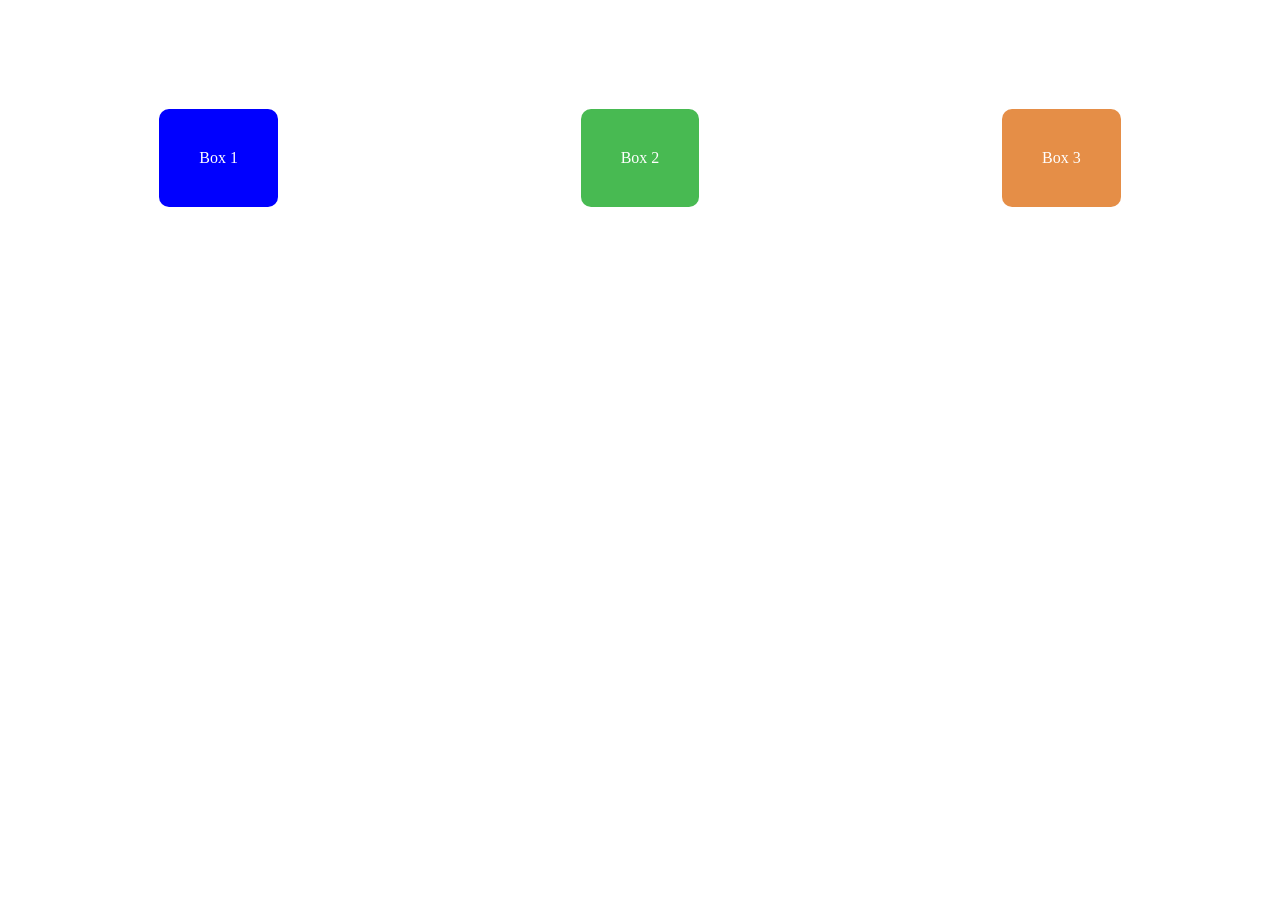
<file: Three-Boxes/index.html>
<!DOCTYPE html>
<html lang="en">
<head>
  <meta charset="UTF-8">
  <meta name="viewport" content="width=device-width, initial-scale=1.0">
  <title>Three Box</title>
  <style>
    .container{
      display: flex;
      justify-content: space-around;
      align-items: center;
      height: 300px;
    }
    .Box1{
      color: white;
      background-color: blue;
      padding: 40px;
      border-radius: 10px;
    }
    .Box2{
      color: white;
      background-color: rgba(10, 163, 23, 0.747);
      padding: 40px;
      border-radius: 10px;
    }
    .Box3{
      color: white;
      background-color: rgba(221, 104, 9, 0.747);
      padding: 40px;
      border-radius: 10px;
    }
  </style>
</head>
<body>
  <div class="container">
    <p class="Box1">Box 1</p>
    <p class="Box2">Box 2</p>
    <p class="Box3">Box 3</p>
  </div>
</body>
</html>
</file>
<file: 6-Box-Grid/style.css>
* {
  margin: 0;
  padding: 0;
  box-sizing: border-box;
}

.container {
  display: grid;
  grid-template-columns: 1fr 1fr 1fr;
  grid-template-rows: 2, 130px;
  gap: 20px;
  margin: 20px;
  height: 400px;
}

.box1 {
  background-color: rgb(5, 126, 224);
  border-radius: 15px;
  text-align: center;
  padding-top: 80px;
  color: white;
  font-size: 25px;
  font-weight: bold;
}

.box2 {
  background-color: rgb(0, 221, 48);
  border-radius: 15px;
  text-align: center;
  padding-top: 80px;
  color: white;
  font-size: 25px;
  font-weight: bold;
}

.box3 {
  background-color: rgb(248, 91, 0);
  border-radius: 15px;
  text-align: center;
  padding-top: 80px;
  color: white;
  font-size: 25px;
  font-weight: bold;
}

.box4 {
  background-color: rgb(248, 0, 0);
  border-radius: 15px;
  text-align: center;
  padding-top: 80px;
  color: white;
  font-size: 25px;
  font-weight: bold;
}

.box5 {
  background-color: rgb(147, 3, 231);
  border-radius: 15px;
  text-align: center;
  padding-top: 80px;
  color: white;
  font-size: 25px;
  font-weight: bold;
}

.box6 {
  background-color: rgb(1, 155, 245);
  border-radius: 15px;
  text-align: center;
  padding-top: 80px;
  color: white;
  font-size: 25px;
  font-weight: bold;
}
</file>
<file: Event-Calender/style.css>
* {
      margin: 0;
      padding: 0;
      box-sizing: border-box;
    }

    body {
      font-family: Arial, sans-serif;
      display: flex;
      flex-direction: column;
      justify-content: center;
      align-items: center;
      min-height: 100vh;
      background: linear-gradient(to right, #2c0a77, #f7931e);
    }

    .month-year {
      color: white;
      font-size: 28px;
      margin-bottom: 15px;
    }

    .calendar {
      display: grid;
      grid-template-columns: repeat(7, 80px);
      gap: 5px;
      justify-content: center;
      margin-bottom: 5px;
    }

    .day {
      font-size: 18px;
      font-weight: 700;
      padding: 10px 0;
      display: flex;
      justify-content: center;
      align-items: center;
      border-radius: 15px;
      color: white;
    }

    .off {
      background-color: red;
    }

    .on {
      background-color: green;
    }

    .date-cell {
      height: 70px;
      border: 1px solid rgba(255, 255, 255, 0.5);
      border-radius: 12px;
      background-color: rgba(255, 255, 255, 0.85);
      display: flex;
      flex-direction: column;
      justify-content: center;
      align-items: center;
      font-weight: bold;
      font-size: 18px;
      cursor: pointer;
      transition: background-color 0.2s ease;
    }

    .date-cell:hover {
      background-color: rgb(210, 220, 235);
    }

    .sunday {
      color: red;
    }

    .event-label {
      font-size: 9px;
      font-weight: 600;
      margin-top: 2px;
    }

    .event-meeting {
      background-color: #dbeafe;
      border-color: #93c5fd;
    }
    .event-meeting .event-label {
      color: #1e40af;
    }
    .event-meeting:hover {
      background-color: #bfdbfe;
    }

    .event-exam {
      background-color: #fee2e2;
      border-color: #fca5a5;
    }
    .event-exam .event-label {
      color: #991b1b;
    }
    .event-exam:hover {
      background-color: #fecaca;
    }

    .event-holiday {
      background-color: #dcfce7;
      border-color: #86efac;
    }
    .event-holiday .event-label {
      color: #166534;
    }
    .event-holiday:hover {
      background-color: #bbf7d0;
    }
</file>
<file: fixed-button/style.css>
* {
  margin: 0;
  padding: 0;
  box-sizing: border-box;
}
body{
  padding: 40px 8%;
}
header{
  text-align: center;
  margin-bottom: 20px;
}
nav{
  display: flex;
  justify-content: center;
  gap: 30px;
  margin-bottom: 20px;
}
section{
  display: flex;
  flex-direction: column;
  justify-content: center;
  align-items: center;
}
section h2{
  font-size: 30px;
  font-weight: 900;
  font-style: normal;
  color: brown;
  margin-bottom: 10px;
}
section p{
  font-size: 15px;
  font-weight: 400;
  font-style: normal;
  color: rgb(64, 84, 85);
  margin-bottom: 20px;
}
.top-btn{
  position: fixed;
  bottom: 50px;
  right: 24px;
  color: white;
  background-color: blue;
  height: 40px;
  width: 40px;
  border-radius: 50%;
  border: none;
  cursor: pointer;
  display: flex;
  align-items: center;
  justify-content: center;
}
.top-btn:hover{
  color: black;
  background-color: chocolate;
}
footer{
  text-align: center;
  font-size: 10px;
  color: black;
  font-weight: bold;
}
</file>
<file: Portfolio-Header/style.css>
* {
  margin: 0;
  padding: 0;
  box-sizing: border-box;
}

#header {
  display: flex;
  justify-content: space-between;
  align-items: center;
  background-color: rgb(125, 143, 137);

}

.Details {
  margin-left: 20px;
}

.Details h2 {
  font-size: 25px;
  font-weight: bold;
  color: black;
}

.Details p {
  color: rgb(221, 217, 217);
  font-size: medium;
  font-weight: 400;
}

.image img {
  border-radius: 50%;
  height: 200px;
  width: 200px;
  padding: 20px;
}
</file>
<file: Product-Grid/style.css>
* {
  margin: 0;
  padding: 0;
  box-sizing: border-box;
}

.container {
  display: grid;
  grid-template-columns: repeat(4, 1fr);
  grid-template-rows: repeat(2, 1fr);
  gap: 20px;
  height: 1000px;
}

.card {
  border: 1px solid #e2e8f0;
  border-radius: 12px;
  padding: 16px;
  text-align: center;
}

.card img {
  height: 450px;
  width: 100%;
  object-fit: cover;
  border-radius: 15px;
  margin-bottom: 10px;
}

.card h3 {
  font-size: 35px;
  font-weight: 900;
}

.price {
  color: rgb(18, 15, 212);
  font-weight: bold;
  font-size: 30px;
  margin-bottom: 20px;
}

.buy-btn {
  background-color: blue;
  color: white;
  padding: 28px 70px;
  border-radius: 15px;
  border: none;
  font-size: 25px;
  cursor: pointer;
}

.buy-btn:hover {
  background-color: gray;
}
</file>
<file: relative-absolute/style.css>
*{
  margin: 0;
  padding: 0;
  box-sizing: border-box;
}
body {
  display: flex;
  justify-content: center;
  align-items: center;
  min-height: 100vh;
}
.card {
  background-color: rgb(138, 134, 134);
  position: relative;
  width: 200px;
  height: 200px;
  border-radius: 15px;
  display: flex;
  align-items: center;
  justify-content: center;
}
.card p{
  color:rgb(204, 192, 192);
  font-size: 15px;
  font-weight: bold;
  font-style: normal;
}
.badge{
 position: absolute;
 top: 12px;
 right: 12px;
 color:white;
 background-color: red;
 font-size: 20px;
 font-weight: 700;
 font-style: normal;
 padding: 0 8px;
 border-radius: 5px;
}
</file>
<file: simple-card-row/style.css>
*{
  margin: 0;
  padding: 0;
  box-sizing: border-box;
}
.container{
 display: flex;
 justify-content: space-evenly ;
 align-items: center;
 margin-top: 100px;
}
.card{
  background-color: rgb(30, 115, 190);
  text-align: center;
  padding: 20px;
  border-radius: 15px;
  height: 100px;
}
.name {
  color: black;
  font-size: 30px;
  font-weight: 700;
}

.roll{
  color: rgb(231, 221, 221);
  font-weight: 400;
  font-size: 15px;
}
</file>
<file: simple-hero-section/style.css>
*{
  margin: 0;
  padding: 0;
  box-sizing: border-box;
}
.container{
  display: flex;
  justify-content: space-between;
  align-items: center;
  height: 350px;
  width: 75%;
  background-color: antiquewhite;
  border-radius: 50px;
  margin: 100px;
  padding: 0px 35px;
}
.header{
 color: rgb(12, 7, 0);
 font-size: 50px;
 font-weight: bold;
 margin-bottom: 15px;
 
}

.header span{
  color: rgb(110, 153, 179);
}
.paragraph{
  color: rgb(78, 78, 76);
  font-size: 25px;
  font-weight: 400;
}
.btn{
  background-color: rgb(12, 66, 5);
  border: none;
  border-radius: 15px;
  padding: 18px 25px;
  margin-top: 20px;
  color: white;
  cursor: pointer;
  font-size: 25px;
  transition: background-color .3s ease;
  
}
.btn:hover{
  background-color: blue;
}

.image img{
  height: 320px;
  width: 320px;
  object-fit: cover;
  border-radius: 35px;
}
</file>
<file: Sticky-Navigation/style.css>
* {
  margin: 0;
  padding: 0;
  box-sizing: border-box;
}

.container {
  padding: 20px 15%;
  margin: 8px auto;
  font-family: "Open Sans";
}

.img {
  max-width: 100%;
}
.header-root{
  position: fixed;
  top: 0;
  left: 0;
  z-index: 100;
  width: 100%;
  background-color: #fff8f3FF;
}

.main-nav {
  display: flex;
  justify-content: space-between;
  align-items: center;
}

.logo {
  font-weight: 800;
  font-size: 45px;
  font-style: normal;
}

.logo-in {
  color: #fd6e0aFF;
}

.main-nav ul {
  display: flex;
  justify-content: space-between;
  align-items: center;
  gap: 20px;
}

ul li {
  list-style: none;
}

ul li a {
  text-decoration: none;
  color: #474747FF;
  font-size: 20px;
  font-weight: 400;
}

.common-btn {
  background-color: #fd6e0aFF;
  border: none;
  padding: 8px 10px;
  font-size: 22px;
  border-radius: 6px;
  font-weight: 700;
  color: white;
  cursor: pointer;
}

.hero-parent-root {
  background-color: #fff8f3FF;
}

.hero-parent {
  display: flex;
  justify-content: space-between;
  align-items: center;
  padding-top: 90px;
}

.hero-left-p-1 {
  color: #474747FF;
  font-size: 45px;
  font-weight: normal;
}

.hero-left h2 {
  color: #181818;
  font-size: 85px;
  font-weight: 700;
  margin-bottom: 15px;
}

.hero-left-p-2 {
  color: #757575FF;
  font-size: 18px;
  font-weight: 400;
  margin-bottom: 10px;
}

.hero-btn {
  display: flex;
  align-items: center;
  gap: 20px;
  margin-top: 15px;
}

.contact-btn {
  background-color: white;
  border: 1px solid #fd6e0aFF;
  padding: 8px 10px;
  font-size: 22px;
  border-radius: 6px;
  font-weight: 700;
  color: #fd6e0aFF;
  cursor: pointer;
}

.about-parent {
  background-color: #fff8f3FF;
  text-align: center;
  margin: 70px auto;
  border-radius: 15px;
}

.about-parent-header {
  color: #181818FF;
  font-size: 35px;
  font-style: normal;
  font-weight: 700;
  margin-bottom: 35px;
}

.about-deatils {
  color: #757575FF;
  font-size: 18px;
  font-style: normal;
  font-weight: 400;
  margin-bottom: 35px;
}

.about-box-parent {
  display: flex;
  justify-content: space-between;
  align-items: center;
}

.about-box-parent .box {
  background-color: #fff2e9;
  padding: 15px;
  border-radius: 5px;

}

.about-box-parent .box p {
  color: #757575FF;
  font-weight: 400;
  font-size: 18px;
  font-style: normal;
}

.about-box-parent .box h2 {
  color: #474747FF;
  font-weight: 700;
  font-size: 25px;
  font-style: normal;
}

.what-i-do-parent {
  text-align: center;
  margin-top: 30px;
}

.what-i-do-parent h2 {
  font-size: 35px;
  font-weight: 700;
  font-style: normal;
  color: #181818;
  margin-bottom: 30px;
}

.what-i-do-parent p {
  color: #757575FF;
  font-size: 18px;
  font-weight: 400;
  font-style: normal;
  padding: 0px 80px;
  margin-bottom: 30px;
}

.what-i-do-card-container {
  display: flex;
  justify-content: space-between;
  text-align: left;
  gap: 20px;
  align-items: center;
}

.what-i-do-card {
  background-color: #faf9f7;
  border-radius: 15px;
  padding: 40px;
}

.what-i-do-card img {
  height: 34px;
  width: 34px;
  margin-bottom: 15px;
}

.what-i-do-card h2 {
  font-size: 20px;
  font-weight: bold;
  margin-bottom: 15px;
}

.what-i-do-card p {
  font-size: 16px;
  margin-bottom: 15px;
  padding: 0;
}

.resume-parent {
  display: flex;
  justify-content: space-between;
  align-items: center;
  flex-direction: column;
}

.resume-header {
  color: #181818;
  font-size: 35px;
  font-weight: 700;
  font-style: normal;
  margin-bottom: 25px;
  margin-top: 30px;
}

.resume-container {
  display: flex;
  justify-content: center;
  align-items: center;
  gap: 50px;
}

.column-title {
  color: #474747FF;
  font-size: 30px;
  font-weight: 700;
  font-style: normal;
  margin-bottom: 25px;
}

.resume-item {
  margin-bottom: 25px;
}

.resume-title {
  color: #474747;
  font-size: 25px;
  font-weight: 700;
  font-style: normal;
  margin-bottom: 15px;
}

.item-subtitle {
  font-size: 20px;
  font-weight: 700;
  font-style: normal;
  color: #757575;
  margin-bottom: 10px;
}

.item-desc {
  font-size: 16px;
  color: #757575;
  font-weight: 400;
  font-style: normal;
  margin-bottom: 10px;
}

.my-amazing-parent {
  text-align: center;
  margin-top: 30px;
}

.my-amazing-parent h2 {
  color: #181818;
  font-size: 35px;
  font-weight: 700;
  font-style: normal;
  margin: 80px auto;
}

.gallery {
  margin-top: 25px;
  display: grid;
  grid-template-columns: repeat(3, 1fr);
  gap: 20px;
  grid-auto-rows: 250px;
  grid-template-areas:
    "one two three"
    "four two six"
    "four five six";
}

.gallery img {
  height: 100%;
  width: 100%;
  object-fit: cover;
}

.box1 {
  grid-area: one;
}

.box2 {
  grid-area: two;
}

.box3 {
  grid-area: three;
}

.box4 {
  grid-area: four;
}

.box5 {
  grid-area: five;
}

.box6 {
  grid-area: six;
}

.contact-section {
  background: #FFF8F3;
  padding: 100px 0;
  margin-top: 100px;
}

.contact-container {
  display: flex;
  justify-content: space-between;
  gap: 120px;
}

.contact-left,
.contact-right {
  flex: 1;
}

.contact-left h2,
.contact-right h2 {
  font-size: 35px;
  font-weight: 700;
  color: #181818;
  margin-bottom: 20px;
}

.contact-left p {
  font-size: 16px;
  line-height: 28px;
  color: #474747;
  margin-bottom: 25px;
}

.social-icons {
  display: flex;
  gap: 20px;
}

.social-icons img {
  width: 24px;
  cursor: pointer;
}

.contact-right form {
  display: flex;
  flex-direction: column;
  gap: 20px;
}

.contact-right input,
.contact-right textarea {
  width: 100%;
  border: none;
  outline: none;
  background: #fff;
  padding: 18px 20px;
  font-size: 16px;
  border-radius: 5px;
  font-family: "Open Sans", sans-serif;
}

.contact-right textarea {
  height: 180px;
  resize: none;
}

.contact-right .common-btn {
  width: 160px;
}
</file>
<file: Student-Table/style.css>
* {
  margin: 0;
  padding: 0;
  box-sizing: border-box;
}

body {
  font-family: Arial, Helvetica, sans-serif;
  background-color: #f4f4f4;
  display: flex;
  justify-content: center;
  align-items: center;
  min-height: 100vh;
}

table {
  width: 600px;
  border-collapse: collapse;
  background-color: white;
  box-shadow: 0 4px 10px rgba(0, 0, 0, 0.1);
}

th,
td {
  border: 1px solid #ddd;
  padding: 14px;
  text-align: center;
}

th {
  background-color: #007bff;
  color: white;
}

tr:nth-child(even) {
  background-color: #f9f9f9;
}

tr:hover {
  background-color: #eaf4ff;
}
</file>
<file: tech-landing-hero-section/style.css>
* {
  margin: 0;
  padding: 0;
  box-sizing: border-box;
}

body {
  background-color: rgba(0, 0, 90, 0.856);
}

.container {
  display: flex;
  justify-content: space-between;
  align-items: center;
  max-width: 900px;
  margin: 80px auto;
  padding: 40px;
  gap: 40px;
}

.main h1 {
  color: white;
  font-size: 30px;
  font-weight: 900;
  margin-bottom: 15px;
}

.main p {
  color: rgb(203, 213, 225);
  font-size: 25px;
  font-weight: 400;
  margin-bottom: 15px;
}

.header-btn {
  gap: 20px;
  display: flex;
}


.btn {
  border: none;
  padding: 8px 18px;
  cursor: pointer;
  border-radius: 15px;
  font-size: 15px;
  font-weight: 700;
}

.btn:hover {
  background-color: black;
  color: white;
}

#Explore-btn {
  background-color: rgb(3, 56, 230);
}

.image {
  background-color: rgb(54, 43, 141);
  border-radius: 50px;
}

.image img {
  object-fit: cover;
  height: 500px;
  width: 500px;
}
</file>
